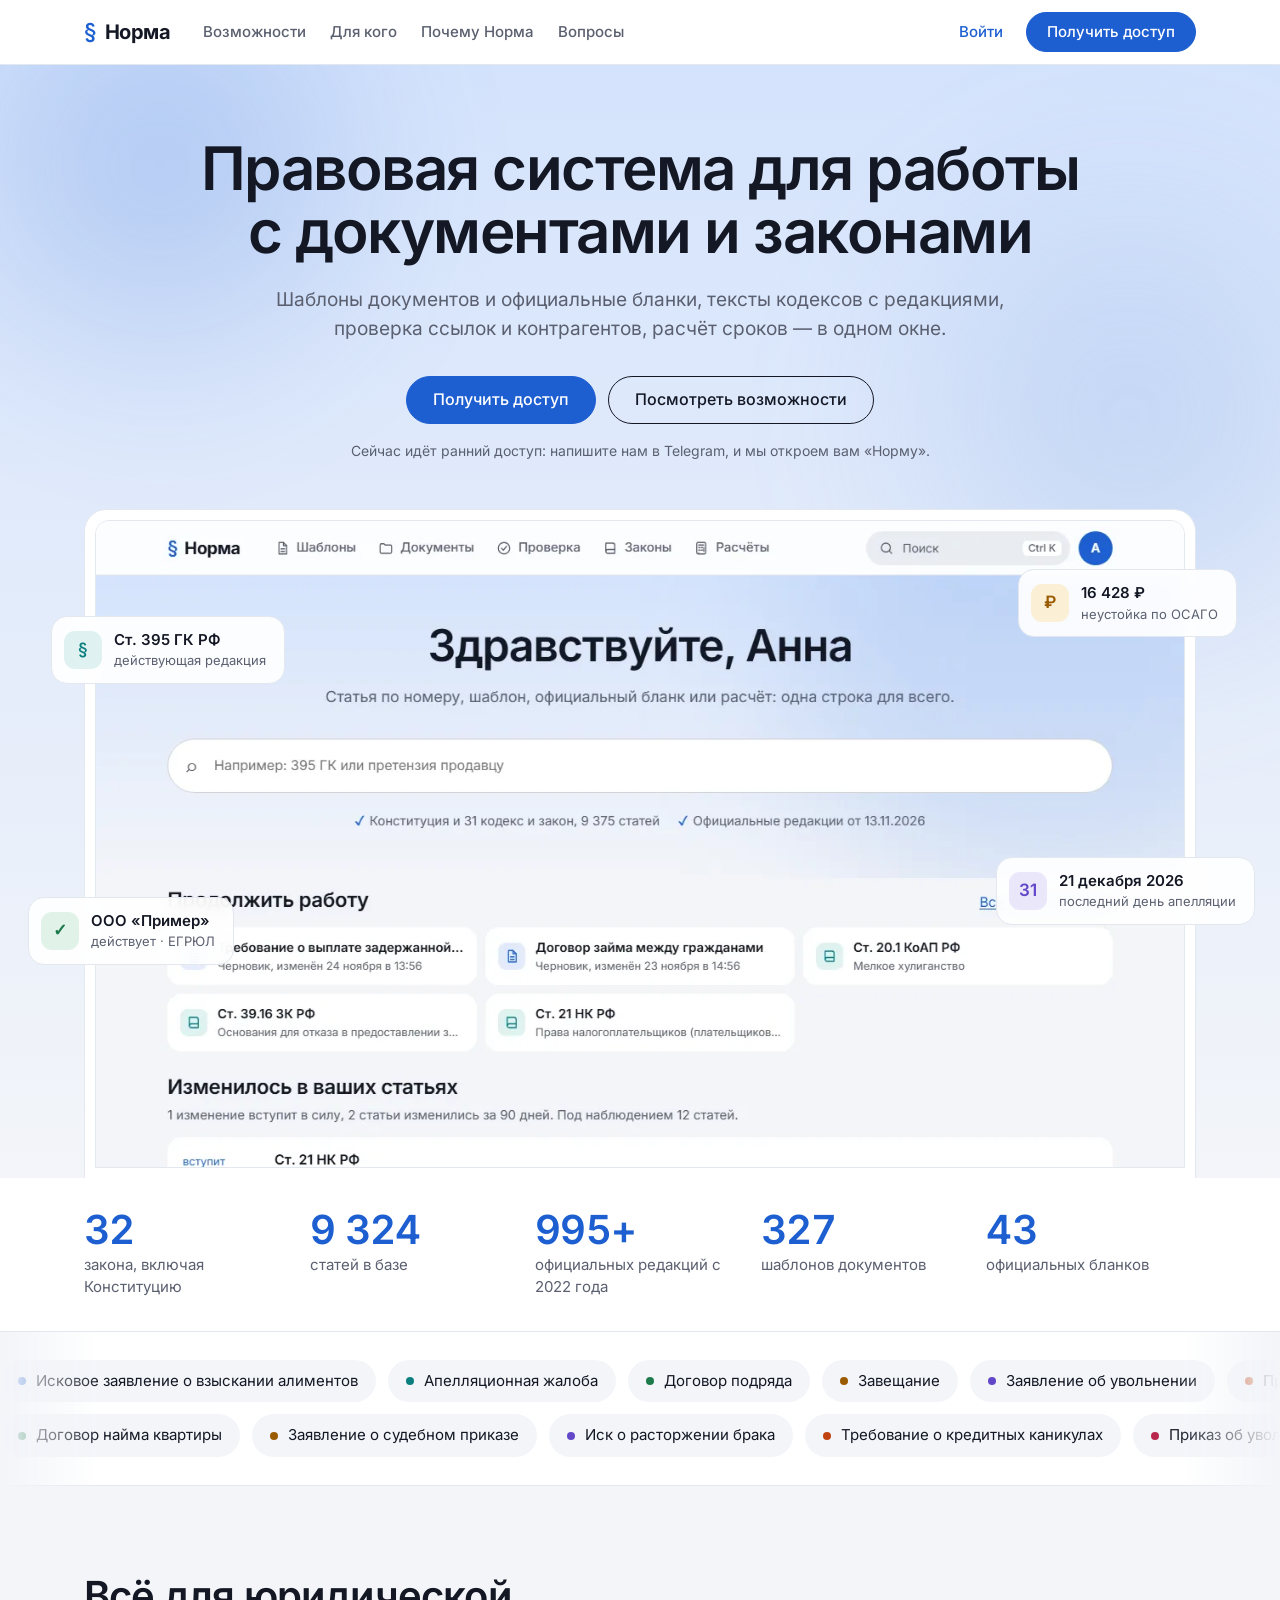
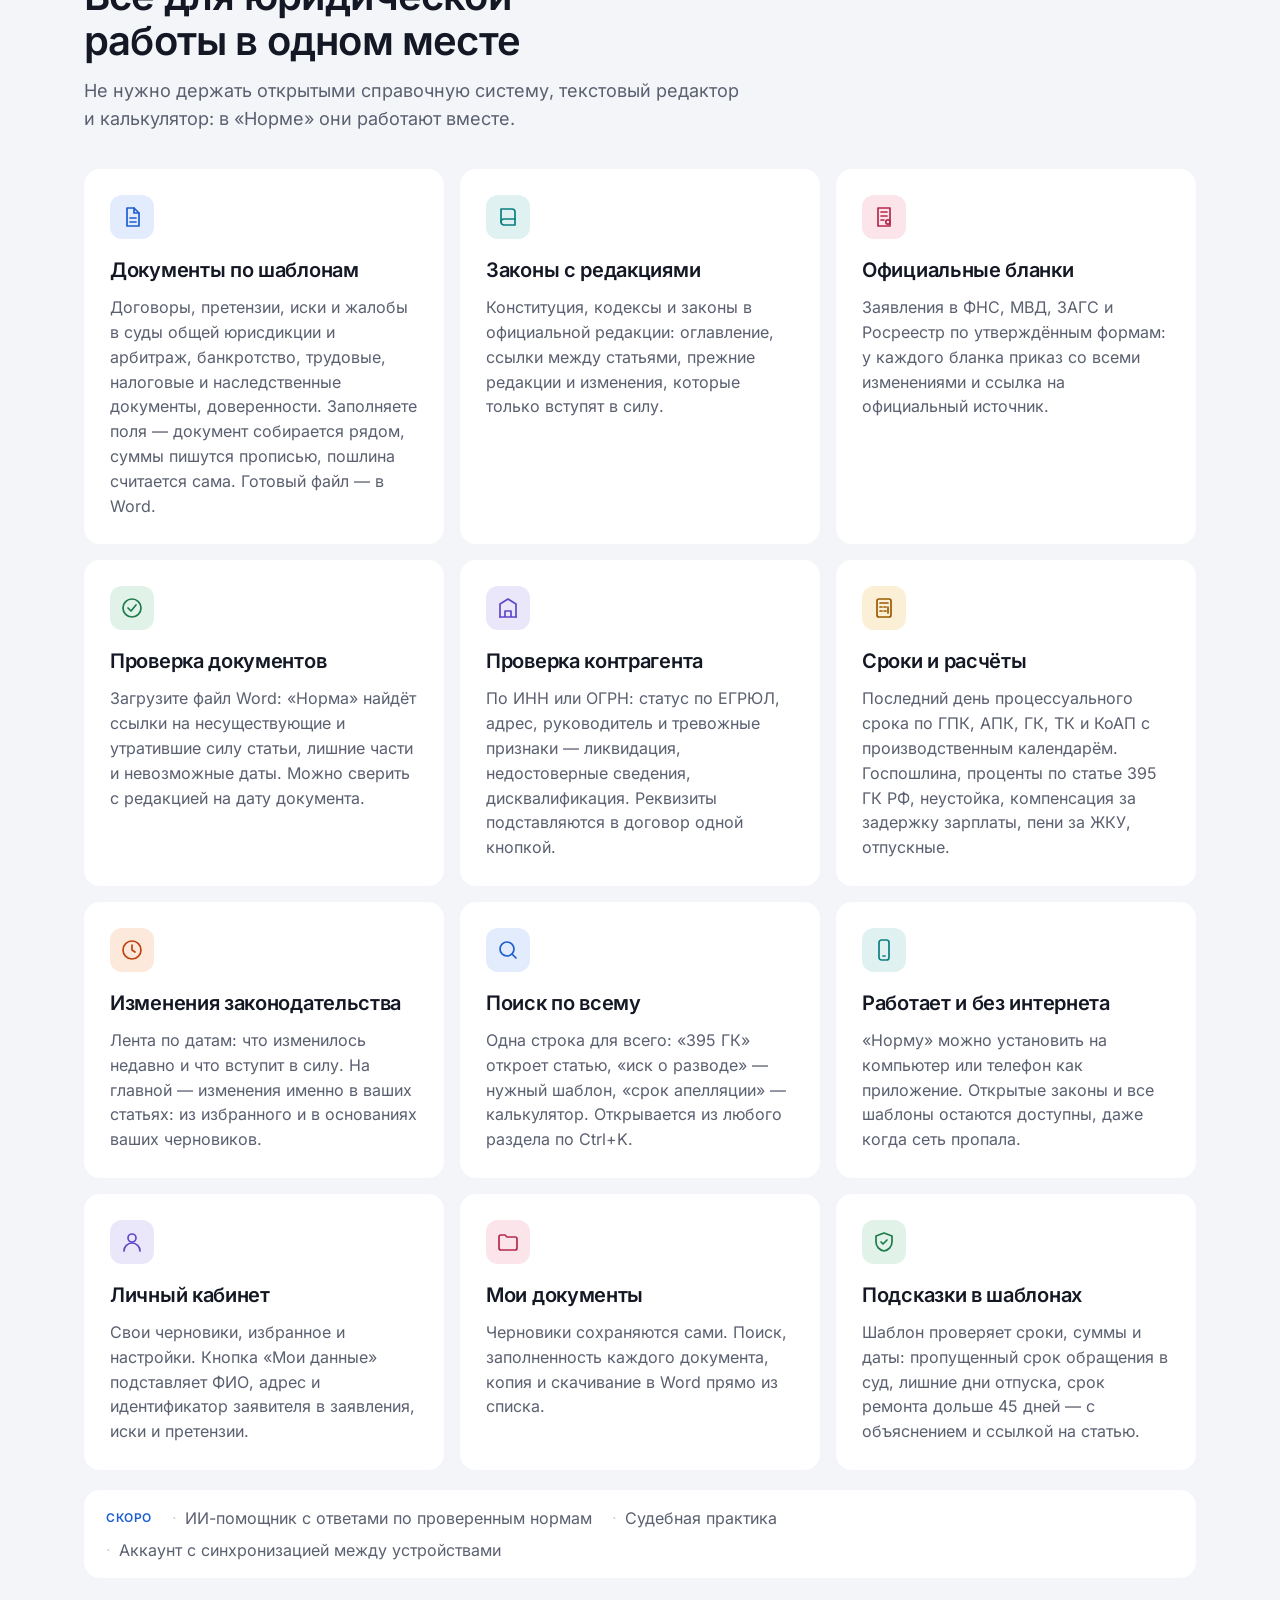
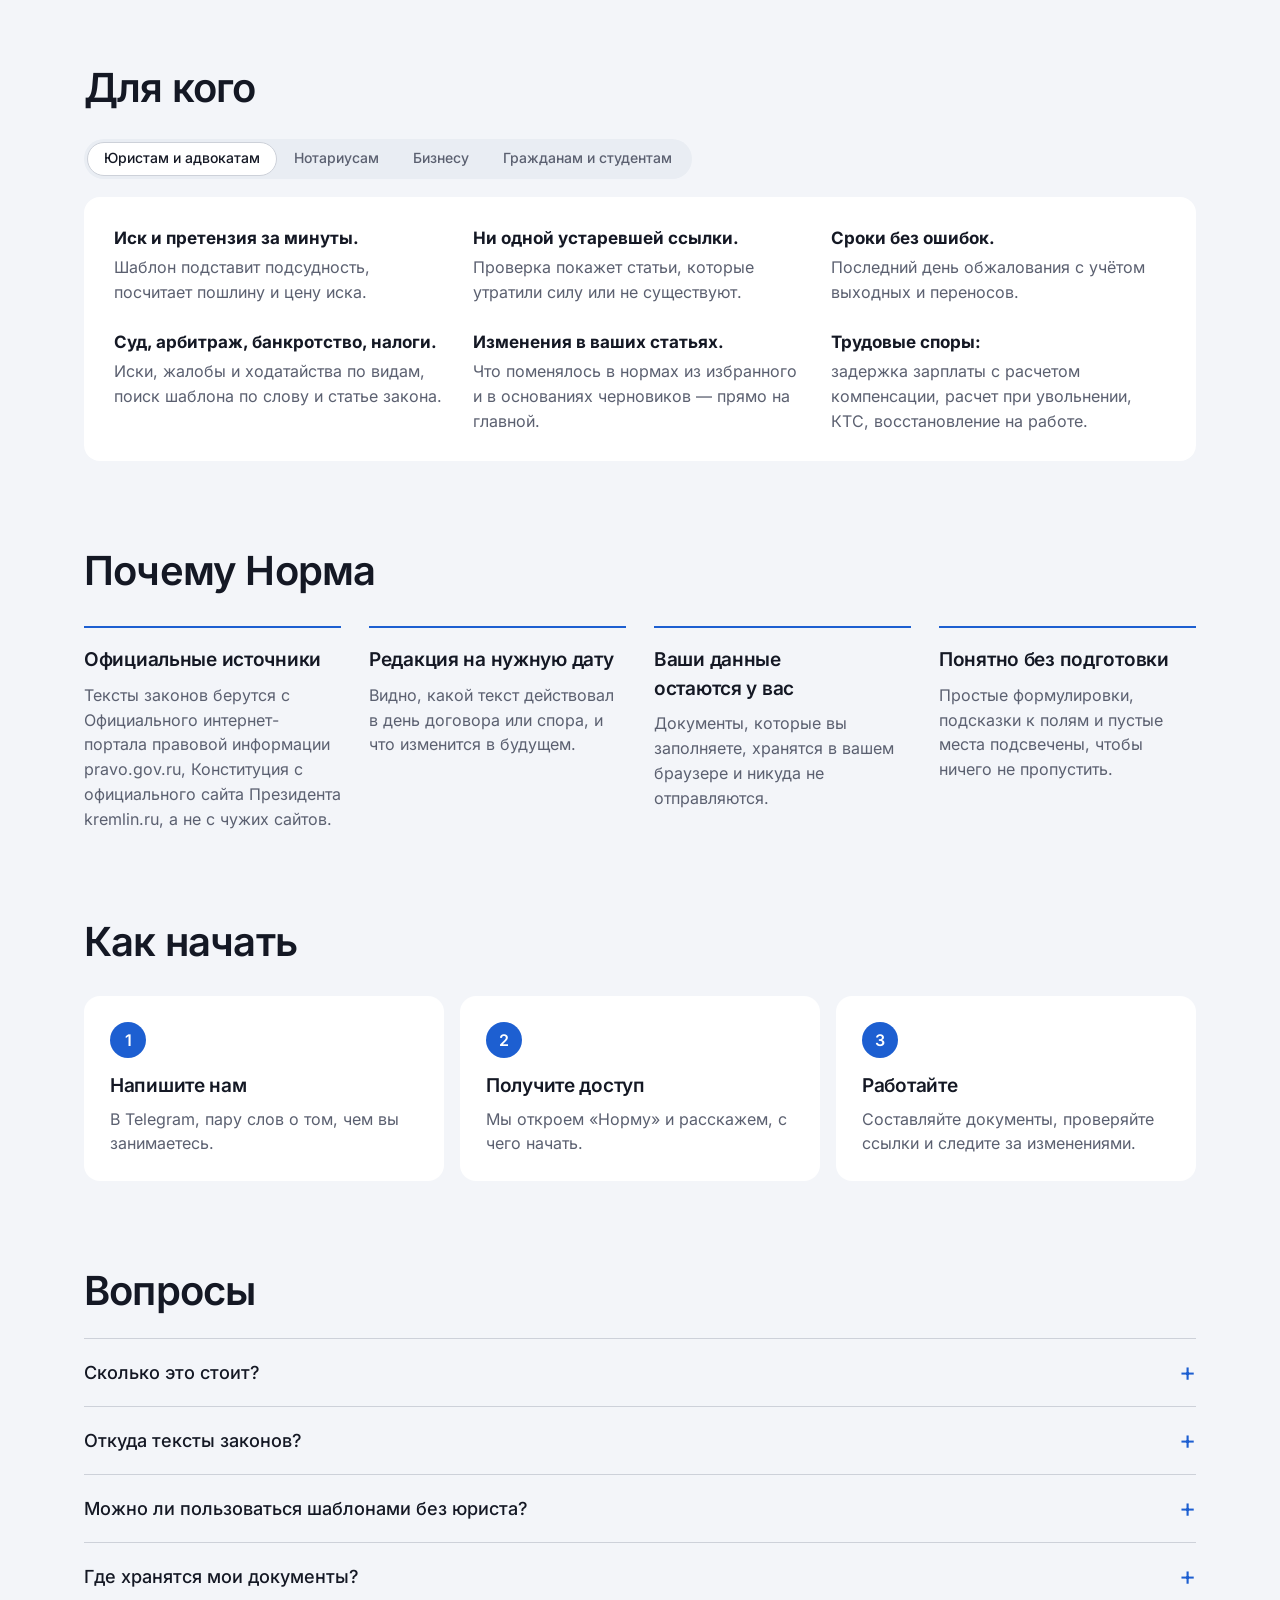
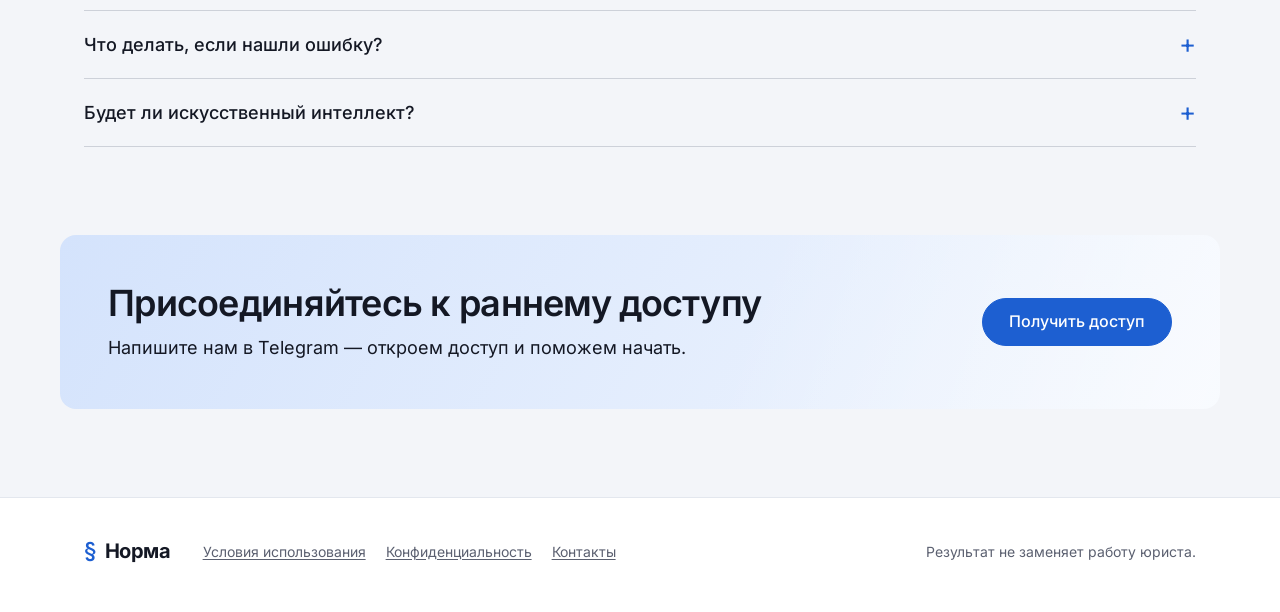
<file: index.html>
<!DOCTYPE html>
<html lang="ru">
<head>
  <meta charset="utf-8">
  <meta name="viewport" content="width=device-width, initial-scale=1, viewport-fit=cover">
  <title>Норма — правовая система для работы с документами и законами</title>
  <meta name="description" content="Шаблоны документов, официальные бланки, Конституция и тексты 31 кодекса и закона с редакциями, проверка ссылок на статьи, проверка контрагента и расчёт процессуальных сроков в одном окне.">
  <meta name="theme-color" content="#ffffff">
  <meta name="color-scheme" content="light">
  <link rel="manifest" href="manifest.webmanifest">
  <link rel="icon" type="image/png" sizes="32x32" href="icons/favicon-32.png">
  <link rel="apple-touch-icon" href="icons/apple-touch-icon.png">
  <link rel="stylesheet" href="fonts/fonts.css">
  <link rel="stylesheet" href="styles.css">
  <link rel="stylesheet" href="landing.css">
</head>
<body class="landing">
  <a class="skip-link" href="#main">Перейти к содержимому</a>

  <header class="land-header">
    <div class="land-inner land-header-row">
      <a class="brand" href="./"><span class="brand-mark" aria-hidden="true">§</span>Норма</a>
      <nav class="land-nav" aria-label="Разделы страницы">
        <a href="#features">Возможности</a>
        <a href="#audience">Для кого</a>
        <a href="#why">Почему Норма</a>
        <a href="#faq">Вопросы</a>
      </nav>
      <div class="land-header-actions">
        <a class="button quiet" href="app.html">Войти</a>
        <a class="button primary" href="https://t.me/pugachevevga" target="_blank" rel="noopener noreferrer" data-cta="header">Получить доступ</a>
      </div>
    </div>
  </header>

  <main id="main">
    <section class="land-hero">
      <div class="land-inner land-hero-copy">
        <h1>Правовая система для работы с документами и законами</h1>
        <p class="land-lead">Шаблоны документов и официальные бланки, тексты кодексов с редакциями, проверка ссылок и контрагентов, расчёт сроков — в одном окне.</p>
        <div class="land-actions">
          <a class="button primary large" href="https://t.me/pugachevevga" target="_blank" rel="noopener noreferrer" data-cta="hero">Получить доступ</a>
          <a class="button large" href="#features">Посмотреть возможности</a>
        </div>
        <p class="land-note">Сейчас идёт ранний доступ: напишите нам в Telegram, и мы откроем вам «Норму».</p>
      </div>
      <div class="land-inner land-stage">
        <figure class="land-shot">
          <img src="img/dashboard.webp" width="1280" height="760" alt="Главный экран «Нормы» после входа: приветствие по имени, строка поиска, «Продолжить работу» с черновиками и избранными статьями, блок «Изменилось в ваших статьях»" loading="eager">
        </figure>
        <div class="land-floats" aria-hidden="true">
          <div class="land-float tone-teal" style="--x:-3%;--y:16%;--d:0s;--depth:0.12"><span class="tone-plate">§</span><div><b>Ст. 395 ГК РФ</b><small>действующая редакция</small></div></div>
          <div class="land-float tone-amber" style="--x:84%;--y:9%;--d:-2.5s;--depth:0.2"><span class="tone-plate">₽</span><div><b>16 428 ₽</b><small>неустойка по ОСАГО</small></div></div>
          <div class="land-float tone-green" style="--x:-5%;--y:58%;--d:-4s;--depth:0.18"><span class="tone-plate">✓</span><div><b>ООО «Пример»</b><small>действует · ЕГРЮЛ</small></div></div>
          <div class="land-float tone-violet" style="--x:82%;--y:52%;--d:-1.2s;--depth:0.1"><span class="tone-plate">31</span><div><b>21 декабря 2026</b><small>последний день апелляции</small></div></div>
        </div>
      </div>
    </section>

    <section class="land-stats" aria-label="Норма в цифрах">
      <div class="land-inner land-stats-row">
        <div><strong>32</strong><span>закона, включая Конституцию</span></div>
        <div><strong>9 375</strong><span>статей в базе</span></div>
        <div><strong>1 000+</strong><span>официальных редакций с 2022 года</span></div>
        <div><strong>329</strong><span>шаблонов документов</span></div>
        <div><strong>43</strong><span>официальных бланков</span></div>
      </div>
    </section>

    <section class="land-marquee" aria-label="Примеры шаблонов">
      <div class="land-marquee-row">
            <ul class="land-marquee-track">
              <li class="tone-blue">Исковое заявление о взыскании алиментов</li>
              <li class="tone-teal">Апелляционная жалоба</li>
              <li class="tone-green">Договор подряда</li>
              <li class="tone-amber">Завещание</li>
              <li class="tone-violet">Заявление об увольнении</li>
              <li class="tone-orange">Претензия страховщику по ОСАГО</li>
              <li class="tone-rose">Доверенность от гражданина</li>
              <li class="tone-blue">Соглашение о расторжении договора</li>
              <li class="tone-teal">Договор поставки</li>
            </ul>
            <ul class="land-marquee-track" aria-hidden="true">
              <li class="tone-blue">Исковое заявление о взыскании алиментов</li>
              <li class="tone-teal">Апелляционная жалоба</li>
              <li class="tone-green">Договор подряда</li>
              <li class="tone-amber">Завещание</li>
              <li class="tone-violet">Заявление об увольнении</li>
              <li class="tone-orange">Претензия страховщику по ОСАГО</li>
              <li class="tone-rose">Доверенность от гражданина</li>
              <li class="tone-blue">Соглашение о расторжении договора</li>
              <li class="tone-teal">Договор поставки</li>
            </ul>
      </div>
      <div class="land-marquee-row is-reverse">
            <ul class="land-marquee-track">
              <li class="tone-green">Договор найма квартиры</li>
              <li class="tone-amber">Заявление о судебном приказе</li>
              <li class="tone-violet">Иск о расторжении брака</li>
              <li class="tone-orange">Требование о кредитных каникулах</li>
              <li class="tone-rose">Приказ об увольнении</li>
              <li class="tone-blue">Претензия застройщику</li>
              <li class="tone-teal">Отказ от туристского продукта</li>
              <li class="tone-green">Протокол общего собрания ООО</li>
              <li class="tone-amber">Обращение к финансовому уполномоченному</li>
            </ul>
            <ul class="land-marquee-track" aria-hidden="true">
              <li class="tone-green">Договор найма квартиры</li>
              <li class="tone-amber">Заявление о судебном приказе</li>
              <li class="tone-violet">Иск о расторжении брака</li>
              <li class="tone-orange">Требование о кредитных каникулах</li>
              <li class="tone-rose">Приказ об увольнении</li>
              <li class="tone-blue">Претензия застройщику</li>
              <li class="tone-teal">Отказ от туристского продукта</li>
              <li class="tone-green">Протокол общего собрания ООО</li>
              <li class="tone-amber">Обращение к финансовому уполномоченному</li>
            </ul>
      </div>
    </section>

    <section class="land-section" id="features">
      <div class="land-inner">
        <h2>Всё для юридической работы в одном месте</h2>
        <p class="land-section-lead">Не нужно держать открытыми справочную систему, текстовый редактор и калькулятор: в «Норме» они работают вместе.</p>
        <ul class="land-features">
          <li class="tone-blue">
            <span class="tone-plate"><svg viewBox="0 0 24 24" fill="none" stroke="currentColor" stroke-width="1.7" stroke-linecap="round" stroke-linejoin="round" aria-hidden="true"><path d="M7 3h7l5 5v13H7z"/><path d="M14 3v5h5M10 13h6M10 17h6"/></svg></span>
            <h3>Документы по шаблонам</h3>
            <p>Договоры, претензии, иски и жалобы в суды общей юрисдикции и арбитраж, банкротство, трудовые, налоговые и наследственные документы, доверенности. Заполняете поля — документ собирается рядом, суммы пишутся прописью, пошлина считается сама. Готовый файл — в Word.</p>
          </li>
          <li class="tone-teal">
            <span class="tone-plate"><svg viewBox="0 0 24 24" fill="none" stroke="currentColor" stroke-width="1.7" stroke-linecap="round" stroke-linejoin="round" aria-hidden="true"><path d="M5 4h11a3 3 0 0 1 3 3v13H8a3 3 0 0 1-3-3z"/><path d="M5 17a3 3 0 0 1 3-3h11"/></svg></span>
            <h3>Законы с редакциями</h3>
            <p>Конституция, кодексы и законы в официальной редакции: оглавление, ссылки между статьями, прежние редакции и изменения, которые только вступят в силу.</p>
          </li>
          <li class="tone-rose">
            <span class="tone-plate"><svg viewBox="0 0 24 24" fill="none" stroke="currentColor" stroke-width="1.7" stroke-linecap="round" stroke-linejoin="round" aria-hidden="true"><path d="M6 3h12v18H6z"/><path d="M9 7h6M9 11h6M9 15h3"/><circle cx="16" cy="17" r="2.2"/></svg></span>
            <h3>Официальные бланки</h3>
            <p>Заявления в ФНС, МВД, ЗАГС и Росреестр по утверждённым формам: у каждого бланка приказ со всеми изменениями и ссылка на официальный источник.</p>
          </li>
          <li class="tone-green">
            <span class="tone-plate"><svg viewBox="0 0 24 24" fill="none" stroke="currentColor" stroke-width="1.7" stroke-linecap="round" stroke-linejoin="round" aria-hidden="true"><circle cx="12" cy="12" r="9"/><path d="m8 12 3 3 5-6"/></svg></span>
            <h3>Проверка документов</h3>
            <p>Загрузите файл Word: «Норма» найдёт ссылки на несуществующие и утратившие силу статьи, лишние части и невозможные даты. Можно сверить с редакцией на дату документа.</p>
          </li>
          <li class="tone-violet">
            <span class="tone-plate"><svg viewBox="0 0 24 24" fill="none" stroke="currentColor" stroke-width="1.7" stroke-linecap="round" stroke-linejoin="round" aria-hidden="true"><path d="M4 21V8l8-5 8 5v13"/><path d="M9 21v-6h6v6M4 21h16"/></svg></span>
            <h3>Проверка контрагента</h3>
            <p>По ИНН или ОГРН: статус по ЕГРЮЛ, адрес, руководитель и тревожные признаки — ликвидация, недостоверные сведения, дисквалификация. Реквизиты подставляются в договор одной кнопкой.</p>
          </li>
          <li class="tone-amber">
            <span class="tone-plate"><svg viewBox="0 0 24 24" fill="none" stroke="currentColor" stroke-width="1.7" stroke-linecap="round" stroke-linejoin="round" aria-hidden="true"><rect x="5" y="3" width="14" height="18" rx="2"/><path d="M8 7h8M8 11h2M12 11h2M16 11v6M8 15h2M12 15h2"/></svg></span>
            <h3>Сроки и расчёты</h3>
            <p>Последний день процессуального срока по ГПК, АПК, ГК, ТК и КоАП с производственным календарём. Госпошлина, проценты по статье 395 ГК РФ, неустойка, компенсация за задержку зарплаты, пени за ЖКУ, отпускные.</p>
          </li>
          <li class="tone-orange">
            <span class="tone-plate"><svg viewBox="0 0 24 24" fill="none" stroke="currentColor" stroke-width="1.7" stroke-linecap="round" stroke-linejoin="round" aria-hidden="true"><path d="M12 7v5l3 2"/><circle cx="12" cy="12" r="9"/></svg></span>
            <h3>Изменения законодательства</h3>
            <p>Лента по датам: что изменилось недавно и что вступит в силу. На главной — изменения именно в ваших статьях: из избранного и в основаниях ваших черновиков.</p>
          </li>
          <li class="tone-blue">
            <span class="tone-plate"><svg viewBox="0 0 24 24" fill="none" stroke="currentColor" stroke-width="1.7" stroke-linecap="round" stroke-linejoin="round" aria-hidden="true"><circle cx="11" cy="11" r="7"/><path d="m20 20-3.5-3.5"/></svg></span>
            <h3>Поиск по всему</h3>
            <p>Одна строка для всего: «395 ГК» откроет статью, «иск о разводе» — нужный шаблон, «срок апелляции» — калькулятор. Открывается из любого раздела по Ctrl+K.</p>
          </li>
          <li class="tone-teal">
            <span class="tone-plate"><svg viewBox="0 0 24 24" fill="none" stroke="currentColor" stroke-width="1.7" stroke-linecap="round" stroke-linejoin="round" aria-hidden="true"><rect x="7" y="2" width="10" height="20" rx="2.5"/><path d="M11 18h2"/></svg></span>
            <h3>Работает и без интернета</h3>
            <p>«Норму» можно установить на компьютер или телефон как приложение. Открытые законы и все шаблоны остаются доступны, даже когда сеть пропала.</p>
          </li>
          <li class="tone-violet">
            <span class="tone-plate"><svg viewBox="0 0 24 24" fill="none" stroke="currentColor" stroke-width="1.7" stroke-linecap="round" stroke-linejoin="round" aria-hidden="true"><circle cx="12" cy="8" r="4"/><path d="M4 21a8 8 0 0 1 16 0"/></svg></span>
            <h3>Личный кабинет</h3>
            <p>Свои черновики, избранное и настройки. Кнопка «Мои данные» подставляет ФИО, адрес и идентификатор заявителя в заявления, иски и претензии.</p>
          </li>
          <li class="tone-rose">
            <span class="tone-plate"><svg viewBox="0 0 24 24" fill="none" stroke="currentColor" stroke-width="1.7" stroke-linecap="round" stroke-linejoin="round" aria-hidden="true"><path d="M3 7a2 2 0 0 1 2-2h4l2 2h8a2 2 0 0 1 2 2v9a2 2 0 0 1-2 2H5a2 2 0 0 1-2-2z"/></svg></span>
            <h3>Мои документы</h3>
            <p>Черновики сохраняются сами. Поиск, заполненность каждого документа, копия и скачивание в Word прямо из списка.</p>
          </li>
          <li class="tone-green">
            <span class="tone-plate"><svg viewBox="0 0 24 24" fill="none" stroke="currentColor" stroke-width="1.7" stroke-linecap="round" stroke-linejoin="round" aria-hidden="true"><path d="M12 3 4 6v6c0 4.5 3.4 8.3 8 9 4.6-.7 8-4.5 8-9V6z"/><path d="m9 12 2 2 4-4"/></svg></span>
            <h3>Подсказки в шаблонах</h3>
            <p>Шаблон проверяет сроки, суммы и даты: пропущенный срок обращения в суд, лишние дни отпуска, срок ремонта дольше 45 дней — с объяснением и ссылкой на статью.</p>
          </li>
        </ul>
        <div class="land-soon">
          <span class="badge plain">Скоро</span>
          <span>ИИ-помощник с ответами по проверенным нормам</span>
          <span>Судебная практика</span>
          <span>Аккаунт с синхронизацией между устройствами</span>
        </div>
      </div>
    </section>

    <section class="land-section land-audience" id="audience">
      <div class="land-inner">
        <h2>Для кого</h2>
        <div class="segmented land-tabs" role="tablist" aria-label="Для кого">
          <button type="button" role="tab" aria-selected="true" aria-pressed="true" aria-controls="tab-lawyers" id="tab-lawyers-button">Юристам и адвокатам</button>
          <button type="button" role="tab" aria-selected="false" aria-pressed="false" aria-controls="tab-notaries" id="tab-notaries-button">Нотариусам</button>
          <button type="button" role="tab" aria-selected="false" aria-pressed="false" aria-controls="tab-business" id="tab-business-button">Бизнесу</button>
          <button type="button" role="tab" aria-selected="false" aria-pressed="false" aria-controls="tab-people" id="tab-people-button">Гражданам и студентам</button>
        </div>
        <div class="land-tab" role="tabpanel" id="tab-lawyers" aria-labelledby="tab-lawyers-button">
          <ul>
            <li><strong>Иск и претензия за минуты.</strong> Шаблон подставит подсудность, посчитает пошлину и цену иска.</li>
            <li><strong>Ни одной устаревшей ссылки.</strong> Проверка покажет статьи, которые утратили силу или не существуют.</li>
            <li><strong>Сроки без ошибок.</strong> Последний день обжалования с учётом выходных и переносов.</li>
            <li><strong>Суд, арбитраж, банкротство, налоги.</strong> Иски, жалобы и ходатайства по видам, поиск шаблона по слову и статье закона.</li>
            <li><strong>Изменения в ваших статьях.</strong> Что поменялось в нормах из избранного и в основаниях черновиков — прямо на главной.</li>
            <li><strong>Трудовые споры:</strong> задержка зарплаты с расчетом компенсации, расчет при увольнении, КТС, восстановление на работе.</li>
          </ul>
        </div>
        <div class="land-tab" role="tabpanel" id="tab-notaries" aria-labelledby="tab-notaries-button" hidden>
          <ul>
            <li><strong>Основы законодательства о нотариате</strong> и связанные кодексы в действующей редакции.</li>
            <li><strong>Доверенности и соглашения</strong> по шаблонам с понятными полями.</li>
            <li><strong>Наследственные документы:</strong> завещание, наследственный договор, отказ от наследства, раздел наследства — проекты для нотариуса.</li>
            <li><strong>Изменения заранее.</strong> Видно, какие нормы поменяются и с какой даты.</li>
          </ul>
        </div>
        <div class="land-tab" role="tabpanel" id="tab-business" aria-labelledby="tab-business-button" hidden>
          <ul>
            <li><strong>Договоры поставки, услуг, аренды</strong> с условиями, которые меняются под ваш случай.</li>
            <li><strong>Документы по ООО:</strong> учреждение, выход участника, продажа доли, протокол собрания, крупная сделка.</li>
            <li><strong>Претензия должнику и проценты</strong> по ключевой ставке Банка России с разбивкой по периодам.</li>
            <li><strong>Проверка контрагента перед сделкой:</strong> статус, адрес и руководитель по ЕГРЮЛ, реквизиты сразу в договор.</li>
            <li><strong>Бланки для ФНС:</strong> регистрация ООО и ИП, изменения в устав, переход на упрощёнку — по действующим приказам.</li>
            <li><strong>Законы об ООО и АО, Налоговый кодекс</strong> под рукой, с поиском по словам.</li>
          </ul>
        </div>
        <div class="land-tab" role="tabpanel" id="tab-people" aria-labelledby="tab-people-button" hidden>
          <ul>
            <li><strong>Понятные шаблоны</strong>: претензия в магазин, заявление об увольнении, договор займа.</li>
            <li><strong>Споры с банками и страховыми:</strong> ОСАГО, кредитные каникулы, отказ от навязанной страховки, жалоба на коллекторов, обращение к финансовому уполномоченному.</li>
            <li><strong>Обращения в госорганы:</strong> жалоба в прокуратуру, Роспотребнадзор, отзыв согласия на обработку персональных данных.</li>
            <li><strong>Поиск простыми словами</strong>: «вернуть деньги за товар» найдёт нужную претензию.</li>
            <li><strong>Кодексы для учёбы</strong> с оглавлением, ссылками между статьями и историей редакций.</li>
            <li><strong>Бланки для госуслуг:</strong> 3-НДФЛ, регистрация по месту жительства, заявления в ЗАГС, выписка из ЕГРН.</li>
            <li><strong>Сроки, пошлины и выплаты</strong> без формул: последний день срока, госпошлина, компенсация за задержку зарплаты, пени за ЖКУ и отпускные считаются сами.</li>
            <li><strong>Права работника:</strong> задержали зарплату, не дают отпуск, не рассчитались при увольнении — шаблоны с проверкой сроков.</li>
          </ul>
        </div>
      </div>
    </section>

    <section class="land-section" id="why">
      <div class="land-inner">
        <h2>Почему Норма</h2>
        <ul class="land-why">
          <li><h3>Официальные источники</h3><p>Тексты законов берутся с Официального интернет-портала правовой информации pravo.gov.ru, Конституция с официального сайта Президента kremlin.ru, а не с чужих сайтов.</p></li>
          <li><h3>Редакция на нужную дату</h3><p>Видно, какой текст действовал в день договора или спора, и что изменится в будущем.</p></li>
          <li><h3>Ваши данные остаются у вас</h3><p>Документы, которые вы заполняете, хранятся в вашем браузере и никуда не отправляются.</p></li>
          <li><h3>Понятно без подготовки</h3><p>Простые формулировки, подсказки к полям и пустые места подсвечены, чтобы ничего не пропустить.</p></li>
        </ul>
      </div>
    </section>

    <section class="land-section land-steps" aria-labelledby="steps-title">
      <div class="land-inner">
        <h2 id="steps-title">Как начать</h2>
        <ol class="land-steps-list">
          <li><h3>Напишите нам</h3><p>В Telegram, пару слов о том, чем вы занимаетесь.</p></li>
          <li><h3>Получите доступ</h3><p>Мы откроем «Норму» и расскажем, с чего начать.</p></li>
          <li><h3>Работайте</h3><p>Составляйте документы, проверяйте ссылки и следите за изменениями.</p></li>
        </ol>
      </div>
    </section>

    <section class="land-section" id="faq">
      <div class="land-inner land-faq">
        <h2>Вопросы</h2>
        <details>
          <summary>Сколько это стоит?</summary>
          <p>Сейчас идёт ранний доступ, и для участников он бесплатный. О тарифах мы расскажем заранее, до того как они начнут действовать.</p>
        </details>
        <details>
          <summary>Откуда тексты законов?</summary>
          <p>С портала «Тексты правовых актов с внесенными изменениями» Официального интернет-портала правовой информации (pravo.gov.ru). Там есть все редакции с июля 2022 года. Конституции на этом портале нет с текстом, её берём с официального сайта Президента России kremlin.ru.</p>
        </details>
        <details>
          <summary>Можно ли пользоваться шаблонами без юриста?</summary>
          <p>Шаблоны составлены по текстам законов, но практикующий юрист их ещё не проверял. Перед тем как подписать или подать документ, прочитайте его внимательно, а в сложной ситуации покажите юристу.</p>
        </details>
        <details>
          <summary>Где хранятся мои документы?</summary>
          <p>Только в вашем браузере. Мы их не получаем и не видим. Важные документы сохраняйте в Word.</p>
        </details>
        <details>
          <summary>Что делать, если нашли ошибку?</summary>
          <p>В каждом шаблоне и в окне каждой статьи есть кнопка «Сообщить об ошибке». Она откроет переписку с нами в Telegram, где уже указано, о каком документе речь. Данные, которые вы ввели в поля, в сообщение не попадают.</p>
        </details>
        <details>
          <summary>Будет ли искусственный интеллект?</summary>
          <p>Да. Помощник будет отвечать со ссылками на нормы из той же официальной базы, а не на догадки модели.</p>
        </details>
      </div>
    </section>

    <section class="land-final">
      <div class="land-inner land-final-box">
        <div>
          <h2>Присоединяйтесь к раннему доступу</h2>
          <p>Напишите нам в Telegram — откроем доступ и поможем начать.</p>
        </div>
        <a class="button primary large" href="https://t.me/pugachevevga" target="_blank" rel="noopener noreferrer" data-cta="final">Получить доступ</a>
      </div>
    </section>
  </main>

  <footer class="land-footer">
    <div class="land-inner land-footer-row">
      <a class="brand" href="./"><span class="brand-mark" aria-hidden="true">§</span>Норма</a>
      <nav aria-label="Служебные страницы">
        <a href="app.html#terms">Условия использования</a>
        <a href="app.html#privacy">Конфиденциальность</a>
        <a href="app.html#contacts">Контакты</a>
      </nav>
      <p>Результат не заменяет работу юриста.</p>
    </div>
  </footer>

  <script src="landing.js"></script>
</body>
</html>
</file>
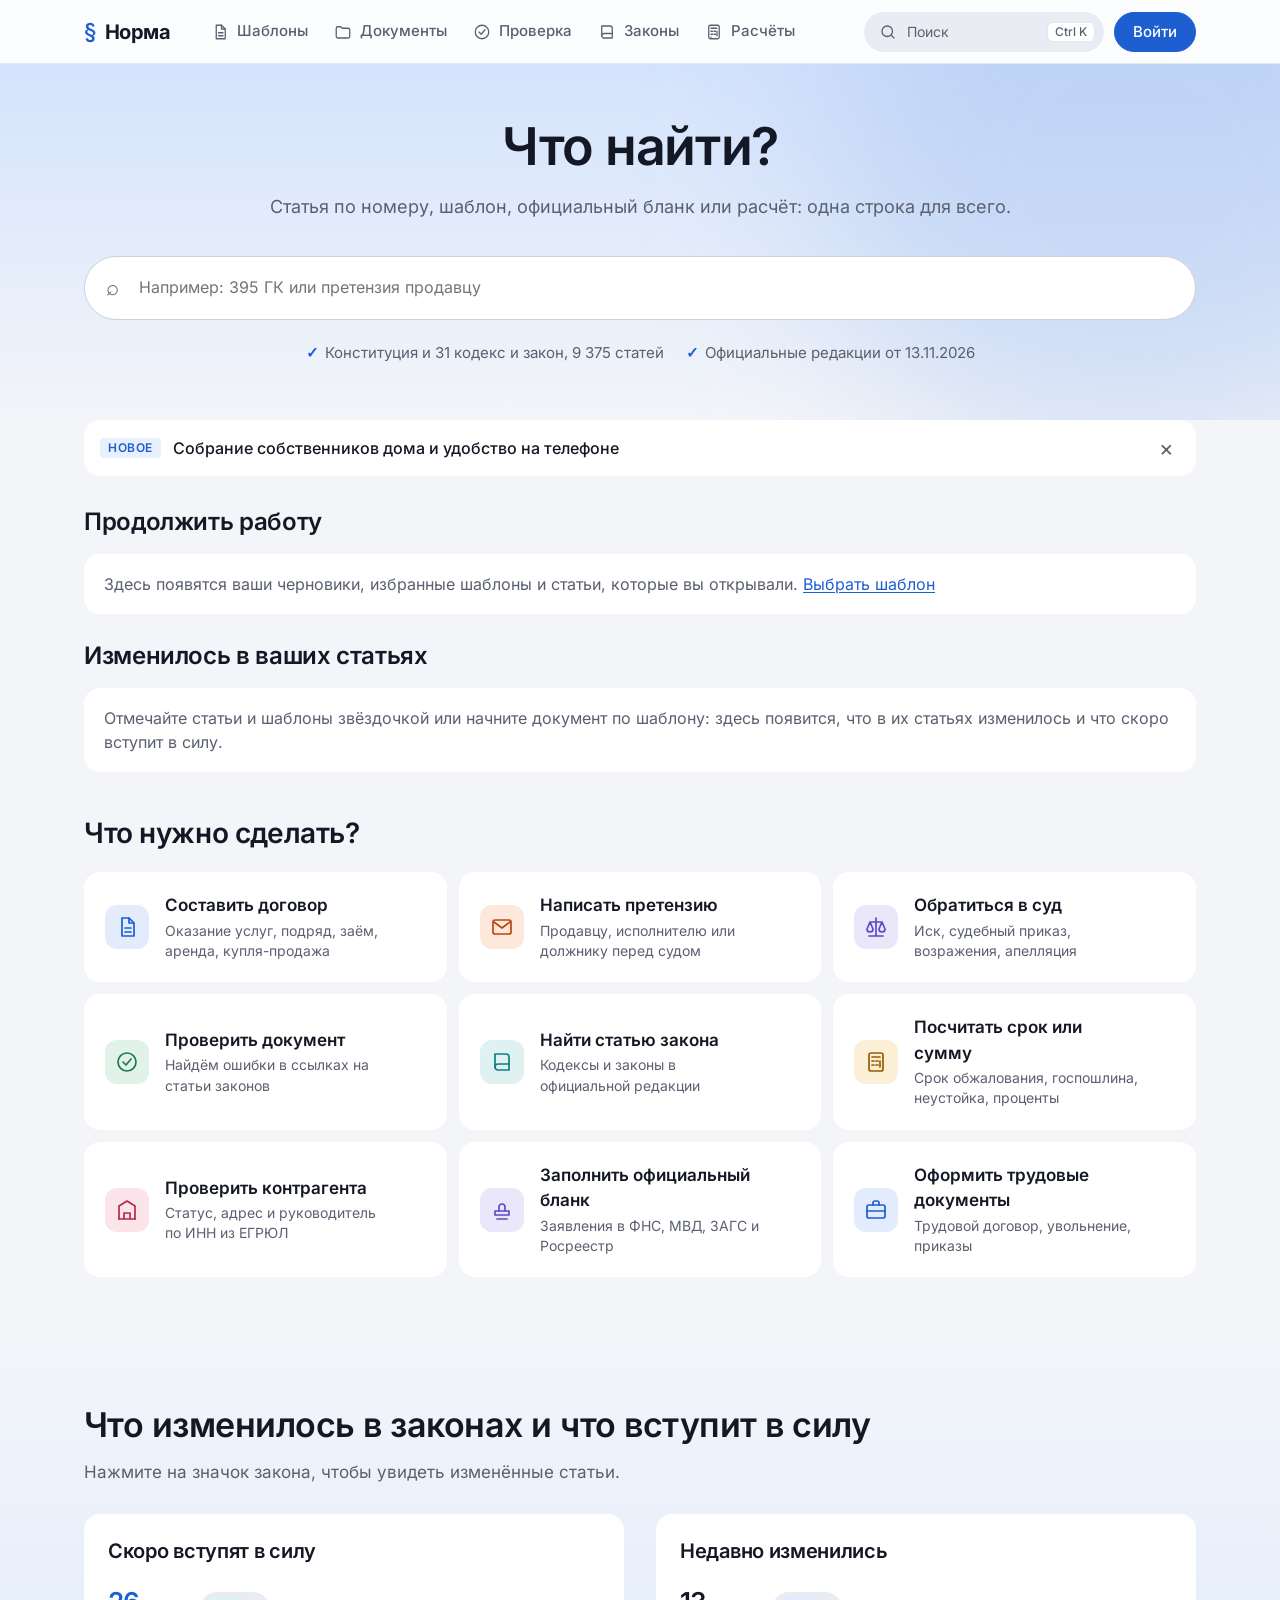
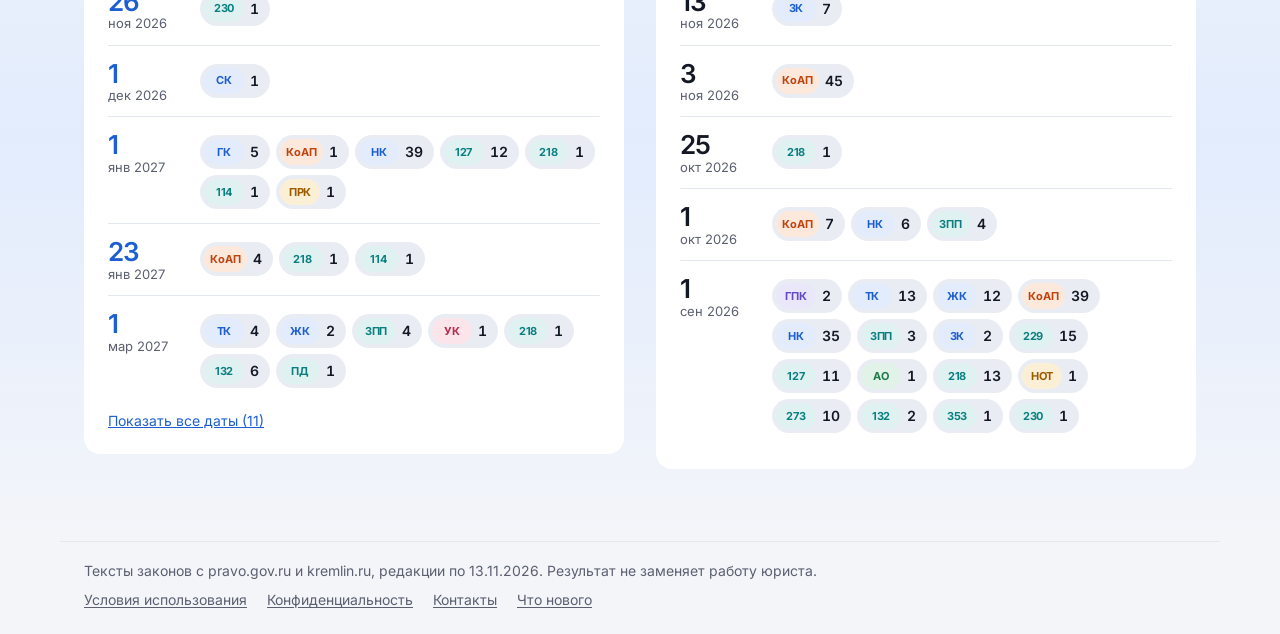
<file: app.html>
<!DOCTYPE html>
<html lang="ru">
<head>
  <meta charset="utf-8">
  <meta name="viewport" content="width=device-width, initial-scale=1, viewport-fit=cover">
  <title>Норма</title>
  <meta name="description" content="Шаблоны документов, проверка ссылок на законы, база статей и расчёты для юристов.">
  <meta name="theme-color" content="#ffffff">
  <meta name="color-scheme" content="light">
  <meta name="apple-mobile-web-app-title" content="Норма">
  <meta name="apple-mobile-web-app-capable" content="yes">
  <meta name="mobile-web-app-capable" content="yes">
  <link rel="manifest" href="manifest.webmanifest">
  <link rel="icon" type="image/png" sizes="32x32" href="icons/favicon-32.png">
  <link rel="apple-touch-icon" href="icons/apple-touch-icon.png">
  <link rel="stylesheet" href="fonts/fonts.css">
  <link rel="stylesheet" href="styles.css">
</head>
<body>
  <a class="skip-link" href="#view">Перейти к содержимому</a>
  <header class="topbar">
    <a class="brand" href="#home"><span class="brand-mark" aria-hidden="true">§</span>Норма</a>
    <nav class="nav" aria-label="Разделы">
      <a href="#templates" data-section="templates"><svg class="nav-icon" viewBox="0 0 24 24" fill="none" stroke="currentColor" stroke-width="1.7" stroke-linecap="round" stroke-linejoin="round" aria-hidden="true"><path d="M7 3h7l5 5v13H7z"/><path d="M14 3v5h5M10 13h6M10 17h6"/></svg><span>Шаблоны</span></a>
      <a href="#documents" data-section="documents"><svg class="nav-icon" viewBox="0 0 24 24" fill="none" stroke="currentColor" stroke-width="1.7" stroke-linecap="round" stroke-linejoin="round" aria-hidden="true"><path d="M3 7a2 2 0 0 1 2-2h4l2 2h8a2 2 0 0 1 2 2v9a2 2 0 0 1-2 2H5a2 2 0 0 1-2-2z"/></svg><span>Документы</span></a>
      <a href="#check" data-section="check"><svg class="nav-icon" viewBox="0 0 24 24" fill="none" stroke="currentColor" stroke-width="1.7" stroke-linecap="round" stroke-linejoin="round" aria-hidden="true"><circle cx="12" cy="12" r="9"/><path d="m8 12 3 3 5-6"/></svg><span>Проверка</span></a>
      <a href="#laws" data-section="laws"><svg class="nav-icon" viewBox="0 0 24 24" fill="none" stroke="currentColor" stroke-width="1.7" stroke-linecap="round" stroke-linejoin="round" aria-hidden="true"><path d="M5 4h11a3 3 0 0 1 3 3v13H8a3 3 0 0 1-3-3z"/><path d="M5 17a3 3 0 0 1 3-3h11"/></svg><span>Законы</span></a>
      <a href="#calc" data-section="calc"><svg class="nav-icon" viewBox="0 0 24 24" fill="none" stroke="currentColor" stroke-width="1.7" stroke-linecap="round" stroke-linejoin="round" aria-hidden="true"><rect x="5" y="3" width="14" height="18" rx="2"/><path d="M8 7h8M8 11h2M12 11h2M16 11v6M8 15h2M12 15h2M8 19h0"/></svg><span>Расчёты</span></a>
    </nav>
    <div class="topbar-tools">
      <button class="topbar-search" id="search-open" type="button" aria-haspopup="dialog" aria-keyshortcuts="Control+K" title="Поиск (Ctrl+K)"><svg viewBox="0 0 24 24" fill="none" stroke="currentColor" stroke-width="1.7" stroke-linecap="round" stroke-linejoin="round" aria-hidden="true"><circle cx="11" cy="11" r="7"/><path d="m20 20-3.5-3.5"/></svg><span class="topbar-search-text">Поиск</span><kbd>Ctrl K</kbd></button>
      <div class="account-slot" id="account-slot"></div>
    </div>
  </header>

  <main id="view" class="view" tabindex="-1"></main>

  <footer class="footnote">
    <p id="offline-note" class="offline-note" hidden>Нет подключения к интернету. Работаем с сохранённой копией приложения.</p>
    <p id="install-line" hidden></p>
    <div class="footnote-row">
      <p><span id="base-note"></span> Результат не заменяет работу юриста.</p>
      <nav class="footer-links" aria-label="Служебные страницы">
        <a href="#terms" data-section="terms">Условия использования</a>
        <a href="#privacy" data-section="privacy">Конфиденциальность</a>
        <a href="#contacts" data-section="contacts">Контакты</a>
        <a href="#news" data-section="news">Что нового</a>
      </nav>
    </div>
  </footer>

  <dialog id="search-dialog" class="search-dialog" aria-label="Поиск">
    <div id="search-dialog-body"></div>
    <p class="search-dialog-hint">Enter — открыть первый результат, Esc — закрыть</p>
  </dialog>

  <dialog id="article-dialog" class="article-dialog" aria-labelledby="article-title">
    <div class="dialog-head">
      <div>
        <button id="article-back" class="link-button article-back" type="button" hidden></button>
        <p id="article-law" class="dialog-law"></p>
        <h2 id="article-title"></h2>
      </div>
      <div class="dialog-actions">
        <button id="article-star" class="button quiet star-button" type="button" aria-pressed="false"></button>
        <button id="article-close" class="button quiet" type="button">Закрыть</button>
      </div>
    </div>
    <div id="article-editions" class="article-editions" hidden></div>
    <div id="article-body" class="norm-text" tabindex="0"></div>
    <div class="article-links">
      <a id="article-source" class="source-link" target="_blank" rel="noopener noreferrer"></a>
      <a id="article-report" class="source-link report-link" target="_blank" rel="noopener noreferrer" hidden>Сообщить об ошибке</a>
    </div>
  </dialog>

  <script src="data/site.js"></script>
  <script src="data/laws.js"></script>
  <script src="data/samples.js"></script>
  <script src="data/key-rates.js"></script>
  <script src="data/work-calendar.js"></script>
  <script src="data/changes.js"></script>
  <script src="data/forms.js"></script>
  <script src="lib/law-texts.js"></script>
  <script src="lib/editions.js"></script>
  <script src="lib/text-diff.js"></script>
  <script src="lib/text-search.js"></script>
  <script src="lib/russian.js"></script>
  <script src="lib/checker.js"></script>
  <script src="lib/court-fees.js"></script>
  <script src="lib/calculators.js"></script>
  <script src="lib/deadlines.js"></script>
  <script src="lib/template-engine.js"></script>
  <script src="lib/docx.js"></script>
  <script src="lib/docx-reader.js"></script>
  <script src="lib/storage.js"></script>
  <script src="lib/bookmarks.js"></script>
  <script src="lib/settings.js"></script>
  <script src="lib/auth.js"></script>
  <script src="lib/watch.js"></script>
  <script src="lib/site-search.js"></script>
  <script src="lib/template-search.js"></script>
  <script src="lib/counterparty.js"></script>
  <script src="lib/template-loader.js"></script>
  <!-- templates:start -->
  <script src="data/templates-index.js"></script>
  <!-- templates:end -->
  <script src="app/ui.js"></script>
  <script src="app/pwa.js"></script>
  <script src="app/search.js"></script>
  <script src="app/home.js"></script>
  <script src="app/auth-pages.js"></script>
  <script src="app/account.js"></script>
  <script src="data/changelog.js"></script>
  <script src="app/news.js"></script>
  <script src="app/forms.js"></script>
  <script src="app/catalog.js"></script>
  <script src="app/editor.js"></script>
  <script src="app/documents.js"></script>
  <script src="app/company.js"></script>
  <script src="app/check.js"></script>
  <script src="app/laws.js"></script>
  <script src="app/calc.js"></script>
  <script src="app/pages.js"></script>
  <script src="app/main.js"></script>
</body>
</html>
</file>
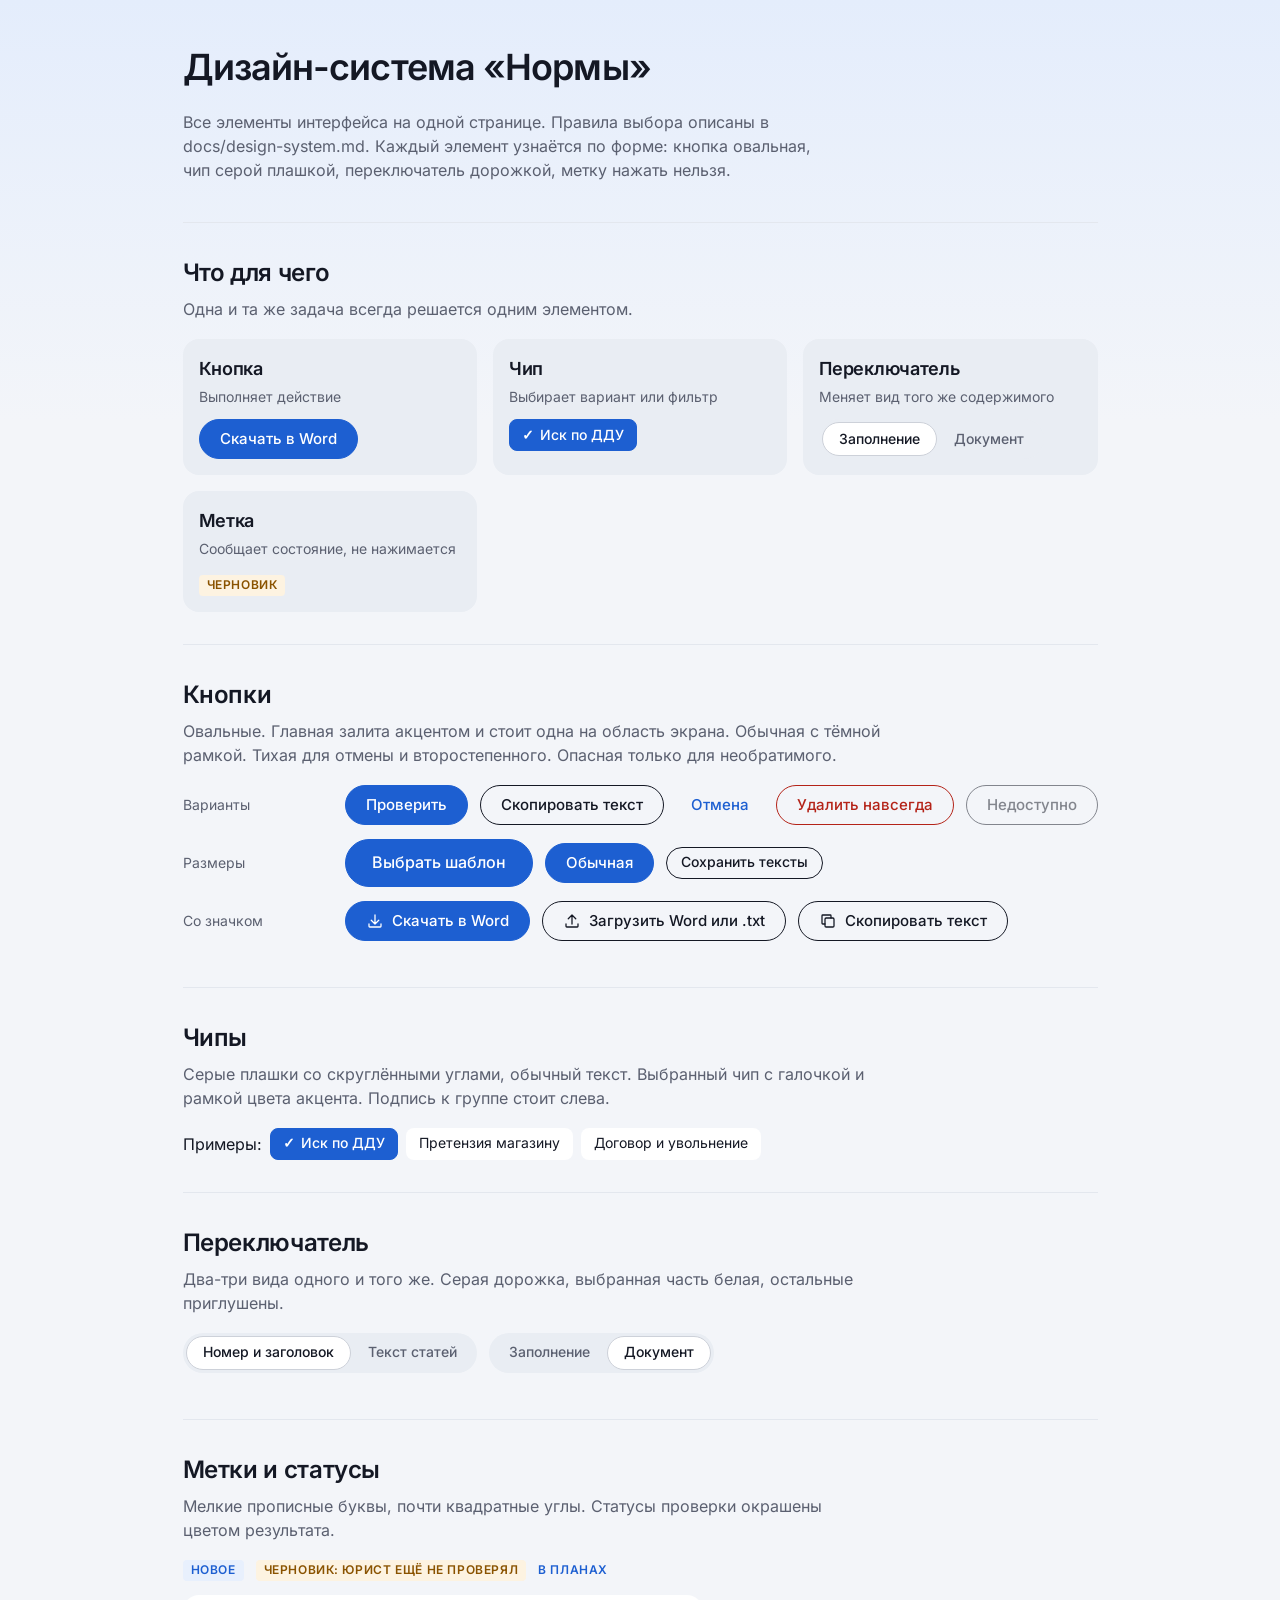
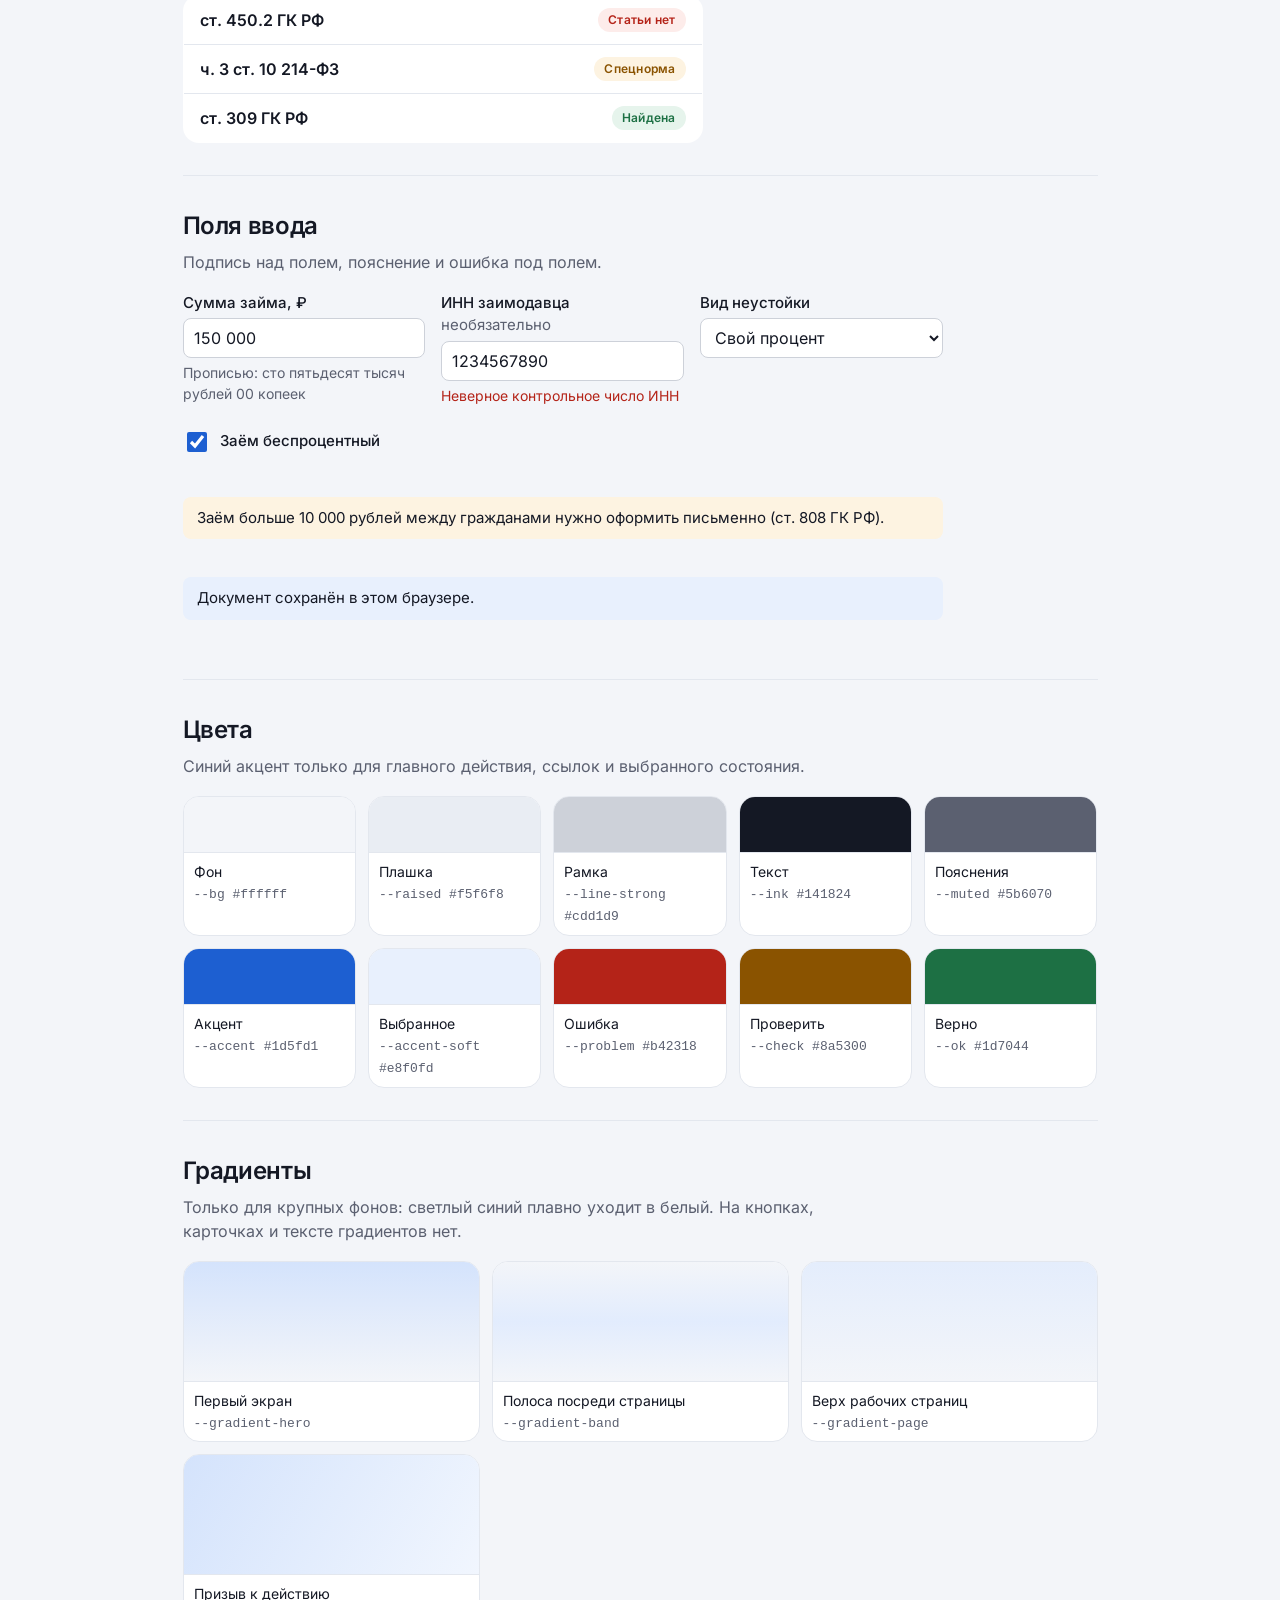
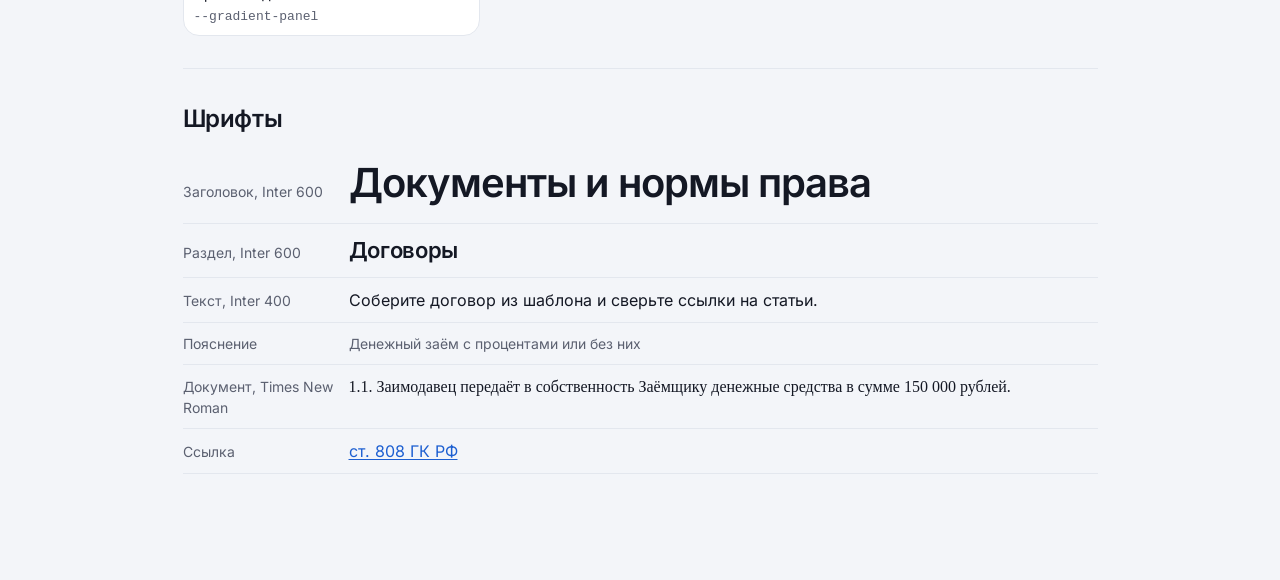
<file: styleguide.html>
<!DOCTYPE html>
<html lang="ru">
<head>
  <meta charset="utf-8">
  <meta name="viewport" content="width=device-width, initial-scale=1">
  <meta name="robots" content="noindex">
  <title>Норма: дизайн-система</title>
  <link rel="icon" type="image/png" sizes="32x32" href="icons/favicon-32.png">
  <link rel="stylesheet" href="fonts/fonts.css">
  <link rel="stylesheet" href="styles.css">
  <style>
    /* Только для этой страницы: сетка образцов. */
    .sg { max-width: 1040px; margin: 0 auto; padding: 40px 24px 80px; }
    .sg > header { margin-bottom: 40px; }
    .gradients { display: grid; grid-template-columns: repeat(auto-fill, minmax(220px, 1fr)); gap: 12px; }
    .gradients .swatch div { height: 120px; }
    .sg > header h1 { font-size: 36px; }
    .sg > header p { max-width: 64ch; color: var(--muted); }
    .sg section { padding: 32px 0; border-top: 1px solid var(--line); }
    .sg h2 { margin-bottom: 6px; font-size: 24px; }
    .sg .rule { max-width: 70ch; margin: 0 0 18px; color: var(--muted); }
    .row { display: flex; flex-wrap: wrap; align-items: center; gap: 12px; margin-bottom: 14px; }
    .row-label { width: 150px; color: var(--muted); font-size: 14px; }
    .swatches { display: grid; grid-template-columns: repeat(auto-fill, minmax(150px, 1fr)); gap: 12px; }
    .swatch { overflow: hidden; background: var(--surface); border: 1px solid var(--line); border-radius: var(--radius-l); font-size: 14px; }
    .swatch div { height: 56px; border-bottom: 1px solid var(--line); }
    .swatch p { margin: 0; padding: 8px 10px; }
    .swatch code { color: var(--muted); font-size: 13px; }
    .type-row { display: grid; grid-template-columns: 150px minmax(0, 1fr); gap: 16px; align-items: baseline; padding: 10px 0; border-bottom: 1px solid var(--line); }
    .type-row span:first-child { color: var(--muted); font-size: 14px; }
    .compare { display: grid; grid-template-columns: repeat(auto-fit, minmax(220px, 1fr)); gap: 16px; }
    .compare > div { padding: 16px; background: var(--raised); border-radius: var(--radius-l); }
    .compare h3 { margin-bottom: 4px; font-size: 18px; }
    .compare p { margin: 0 0 12px; color: var(--muted); font-size: 14px; }
    .form-demo { display: grid; grid-template-columns: repeat(auto-fit, minmax(240px, 1fr)); gap: 16px; max-width: 760px; }
  </style>
</head>
<body>
  <main class="sg">
    <header>
      <h1>Дизайн-система «Нормы»</h1>
      <p>Все элементы интерфейса на одной странице. Правила выбора описаны в docs/design-system.md. Каждый элемент узнаётся по форме: кнопка овальная, чип серой плашкой, переключатель дорожкой, метку нажать нельзя.</p>
    </header>

    <section>
      <h2>Что для чего</h2>
      <p class="rule">Одна и та же задача всегда решается одним элементом.</p>
      <div class="compare">
        <div><h3>Кнопка</h3><p>Выполняет действие</p><button class="button primary" type="button">Скачать в Word</button></div>
        <div><h3>Чип</h3><p>Выбирает вариант или фильтр</p><button class="chip" type="button" aria-pressed="true">Иск по ДДУ</button></div>
        <div><h3>Переключатель</h3><p>Меняет вид того же содержимого</p><div class="segmented"><button type="button" aria-pressed="true">Заполнение</button><button type="button" aria-pressed="false">Документ</button></div></div>
        <div><h3>Метка</h3><p>Сообщает состояние, не нажимается</p><span class="badge draft">Черновик</span></div>
      </div>
    </section>

    <section>
      <h2>Кнопки</h2>
      <p class="rule">Овальные. Главная залита акцентом и стоит одна на область экрана. Обычная с тёмной рамкой. Тихая для отмены и второстепенного. Опасная только для необратимого.</p>
      <div class="row"><span class="row-label">Варианты</span>
        <button class="button primary" type="button">Проверить</button>
        <button class="button" type="button">Скопировать текст</button>
        <button class="button quiet" type="button">Отмена</button>
        <button class="button danger" type="button">Удалить навсегда</button>
        <button class="button" type="button" disabled>Недоступно</button>
      </div>
      <div class="row"><span class="row-label">Размеры</span>
        <button class="button primary large" type="button">Выбрать шаблон</button>
        <button class="button primary" type="button">Обычная</button>
        <button class="button small" type="button">Сохранить тексты</button>
      </div>
      <div class="row"><span class="row-label">Со значком</span>
        <button class="button primary" type="button"><span class="icon" aria-hidden="true"><svg viewBox="0 0 24 24" fill="none" stroke="currentColor" stroke-width="1.7" stroke-linecap="round" stroke-linejoin="round"><path d="M12 4v12M7 11l5 5 5-5"/><path d="M4 16v3a1 1 0 0 0 1 1h14a1 1 0 0 0 1-1v-3"/></svg></span>Скачать в Word</button>
        <button class="button" type="button"><span class="icon" aria-hidden="true"><svg viewBox="0 0 24 24" fill="none" stroke="currentColor" stroke-width="1.7" stroke-linecap="round" stroke-linejoin="round"><path d="M12 16V4M7 9l5-5 5 5"/><path d="M4 16v3a1 1 0 0 0 1 1h14a1 1 0 0 0 1-1v-3"/></svg></span>Загрузить Word или .txt</button>
        <button class="button" type="button"><span class="icon" aria-hidden="true"><svg viewBox="0 0 24 24" fill="none" stroke="currentColor" stroke-width="1.7" stroke-linecap="round" stroke-linejoin="round"><rect x="8" y="8" width="12" height="12" rx="1.5"/><path d="M16 8V5a1 1 0 0 0-1-1H5a1 1 0 0 0-1 1v10a1 1 0 0 0 1 1h3"/></svg></span>Скопировать текст</button>
      </div>
    </section>

    <section>
      <h2>Чипы</h2>
      <p class="rule">Серые плашки со скруглёнными углами, обычный текст. Выбранный чип с галочкой и рамкой цвета акцента. Подпись к группе стоит слева.</p>
      <div class="chips"><span class="chips-label">Примеры:</span>
        <button class="chip" type="button" aria-pressed="true">Иск по ДДУ</button>
        <button class="chip" type="button" aria-pressed="false">Претензия магазину</button>
        <button class="chip" type="button" aria-pressed="false">Договор и увольнение</button>
      </div>
    </section>

    <section>
      <h2>Переключатель</h2>
      <p class="rule">Два-три вида одного и того же. Серая дорожка, выбранная часть белая, остальные приглушены.</p>
      <div class="row">
        <div class="segmented"><button type="button" aria-pressed="true">Номер и заголовок</button><button type="button" aria-pressed="false">Текст статей</button></div>
        <div class="segmented"><button type="button" aria-pressed="false">Заполнение</button><button type="button" aria-pressed="true">Документ</button></div>
      </div>
    </section>

    <section>
      <h2>Метки и статусы</h2>
      <p class="rule">Мелкие прописные буквы, почти квадратные углы. Статусы проверки окрашены цветом результата.</p>
      <div class="row">
        <span class="badge">Новое</span>
        <span class="badge draft">Черновик: юрист ещё не проверял</span>
        <span class="badge plain">В планах</span>
      </div>
      <ul class="findings" style="max-width: 520px;">
        <li class="finding problem"><div class="finding-head"><span class="finding-label">ст. 450.2 ГК РФ</span><span class="finding-status">Статьи нет</span></div></li>
        <li class="finding check"><div class="finding-head"><span class="finding-label">ч. 3 ст. 10 214-ФЗ</span><span class="finding-status">Спецнорма</span></div></li>
        <li class="finding ok"><div class="finding-head"><span class="finding-label">ст. 309 ГК РФ</span><span class="finding-status">Найдена</span></div></li>
      </ul>
    </section>

    <section>
      <h2>Поля ввода</h2>
      <p class="rule">Подпись над полем, пояснение и ошибка под полем.</p>
      <div class="form-demo">
        <div class="field"><label for="sg-sum">Сумма займа, ₽</label><input id="sg-sum" value="150 000"><span class="field-help">Прописью: сто пятьдесят тысяч рублей 00 копеек</span></div>
        <div class="field"><label for="sg-inn">ИНН заимодавца <span class="optional">необязательно</span></label><input id="sg-inn" value="1234567890"><span class="field-warning">Неверное контрольное число ИНН</span></div>
        <div class="field"><label for="sg-kind">Вид неустойки</label><select id="sg-kind"><option>Свой процент</option><option>По закону о защите прав потребителей</option></select></div>
        <div class="field check"><input id="sg-check" type="checkbox" checked><label for="sg-check">Заём беспроцентный</label></div>
      </div>
      <div class="notices" style="margin-top: 20px; max-width: 760px;">
        <p class="notice warning">Заём больше 10 000 рублей между гражданами нужно оформить письменно (ст. 808 ГК РФ).</p>
        <p class="notice info">Документ сохранён в этом браузере.</p>
      </div>
    </section>

    <section>
      <h2>Цвета</h2>
      <p class="rule">Синий акцент только для главного действия, ссылок и выбранного состояния.</p>
      <div class="swatches">
        <div class="swatch"><div style="background: var(--bg)"></div><p>Фон<br><code>--bg #ffffff</code></p></div>
        <div class="swatch"><div style="background: var(--raised)"></div><p>Плашка<br><code>--raised #f5f6f8</code></p></div>
        <div class="swatch"><div style="background: var(--line-strong)"></div><p>Рамка<br><code>--line-strong #cdd1d9</code></p></div>
        <div class="swatch"><div style="background: var(--ink)"></div><p>Текст<br><code>--ink #141824</code></p></div>
        <div class="swatch"><div style="background: var(--muted)"></div><p>Пояснения<br><code>--muted #5b6070</code></p></div>
        <div class="swatch"><div style="background: var(--accent)"></div><p>Акцент<br><code>--accent #1d5fd1</code></p></div>
        <div class="swatch"><div style="background: var(--accent-soft)"></div><p>Выбранное<br><code>--accent-soft #e8f0fd</code></p></div>
        <div class="swatch"><div style="background: var(--problem)"></div><p>Ошибка<br><code>--problem #b42318</code></p></div>
        <div class="swatch"><div style="background: var(--check)"></div><p>Проверить<br><code>--check #8a5300</code></p></div>
        <div class="swatch"><div style="background: var(--ok)"></div><p>Верно<br><code>--ok #1d7044</code></p></div>
      </div>
    </section>

    <section>
      <h2>Градиенты</h2>
      <p class="rule">Только для крупных фонов: светлый синий плавно уходит в белый. На кнопках, карточках и тексте градиентов нет.</p>
      <div class="gradients">
        <div class="swatch"><div style="background: var(--gradient-hero)"></div><p>Первый экран<br><code>--gradient-hero</code></p></div>
        <div class="swatch"><div style="background: var(--gradient-band)"></div><p>Полоса посреди страницы<br><code>--gradient-band</code></p></div>
        <div class="swatch"><div style="background: var(--gradient-page)"></div><p>Верх рабочих страниц<br><code>--gradient-page</code></p></div>
        <div class="swatch"><div style="background: var(--gradient-panel)"></div><p>Призыв к действию<br><code>--gradient-panel</code></p></div>
      </div>
    </section>

    <section>
      <h2>Шрифты</h2>
      <div class="type-row"><span>Заголовок, Inter 600</span><h1 style="font-size: 40px;">Документы и нормы права</h1></div>
      <div class="type-row"><span>Раздел, Inter 600</span><h2 style="font-size: 22px; margin: 0;">Договоры</h2></div>
      <div class="type-row"><span>Текст, Inter 400</span><p style="margin: 0;">Соберите договор из шаблона и сверьте ссылки на статьи.</p></div>
      <div class="type-row"><span>Пояснение</span><p style="margin: 0; color: var(--muted); font-size: 14px;">Денежный заём с процентами или без них</p></div>
      <div class="type-row"><span>Документ, Times New Roman</span><p style="margin: 0; font: 400 16px/1.5 var(--font-doc);">1.1. Заимодавец передаёт в собственность Заёмщику денежные средства в сумме 150 000 рублей.</p></div>
      <div class="type-row"><span>Ссылка</span><p style="margin: 0;"><a href="#">ст. 808 ГК РФ</a></p></div>
    </section>
  </main>
</body>
</html>
</file>
<file: fonts/fonts.css>
/* Шрифты Inter и Tinos, лицензия SIL Open Font License 1.1. Собрано tools/fetch_fonts.py. */
@font-face {
  font-family: 'Inter';
  font-style: normal;
  font-weight: 400;
  font-display: swap;
  src: url(inter-400-cyrillic.woff2) format('woff2');
  unicode-range: U+0301, U+0400-045F, U+0490-0491, U+04B0-04B1, U+2116;
}
@font-face {
  font-family: 'Inter';
  font-style: normal;
  font-weight: 400;
  font-display: swap;
  src: url(inter-400-latin-ext.woff2) format('woff2');
  unicode-range: U+0100-02BA, U+02BD-02C5, U+02C7-02CC, U+02CE-02D7, U+02DD-02FF, U+0304, U+0308, U+0329, U+1D00-1DBF, U+1E00-1E9F, U+1EF2-1EFF, U+2020, U+20A0-20AB, U+20AD-20C4, U+2113, U+2C60-2C7F, U+A720-A7FF;
}
@font-face {
  font-family: 'Inter';
  font-style: normal;
  font-weight: 400;
  font-display: swap;
  src: url(inter-400-latin.woff2) format('woff2');
  unicode-range: U+0000-00FF, U+0131, U+0152-0153, U+02BB-02BC, U+02C6, U+02DA, U+02DC, U+0304, U+0308, U+0329, U+2000-206F, U+20AC, U+2122, U+2191, U+2193, U+2212, U+2215, U+FEFF, U+FFFD;
}
@font-face {
  font-family: 'Inter';
  font-style: normal;
  font-weight: 500;
  font-display: swap;
  src: url(inter-400-cyrillic.woff2) format('woff2');
  unicode-range: U+0301, U+0400-045F, U+0490-0491, U+04B0-04B1, U+2116;
}
@font-face {
  font-family: 'Inter';
  font-style: normal;
  font-weight: 500;
  font-display: swap;
  src: url(inter-400-latin-ext.woff2) format('woff2');
  unicode-range: U+0100-02BA, U+02BD-02C5, U+02C7-02CC, U+02CE-02D7, U+02DD-02FF, U+0304, U+0308, U+0329, U+1D00-1DBF, U+1E00-1E9F, U+1EF2-1EFF, U+2020, U+20A0-20AB, U+20AD-20C4, U+2113, U+2C60-2C7F, U+A720-A7FF;
}
@font-face {
  font-family: 'Inter';
  font-style: normal;
  font-weight: 500;
  font-display: swap;
  src: url(inter-400-latin.woff2) format('woff2');
  unicode-range: U+0000-00FF, U+0131, U+0152-0153, U+02BB-02BC, U+02C6, U+02DA, U+02DC, U+0304, U+0308, U+0329, U+2000-206F, U+20AC, U+2122, U+2191, U+2193, U+2212, U+2215, U+FEFF, U+FFFD;
}
@font-face {
  font-family: 'Inter';
  font-style: normal;
  font-weight: 600;
  font-display: swap;
  src: url(inter-400-cyrillic.woff2) format('woff2');
  unicode-range: U+0301, U+0400-045F, U+0490-0491, U+04B0-04B1, U+2116;
}
@font-face {
  font-family: 'Inter';
  font-style: normal;
  font-weight: 600;
  font-display: swap;
  src: url(inter-400-latin-ext.woff2) format('woff2');
  unicode-range: U+0100-02BA, U+02BD-02C5, U+02C7-02CC, U+02CE-02D7, U+02DD-02FF, U+0304, U+0308, U+0329, U+1D00-1DBF, U+1E00-1E9F, U+1EF2-1EFF, U+2020, U+20A0-20AB, U+20AD-20C4, U+2113, U+2C60-2C7F, U+A720-A7FF;
}
@font-face {
  font-family: 'Inter';
  font-style: normal;
  font-weight: 600;
  font-display: swap;
  src: url(inter-400-latin.woff2) format('woff2');
  unicode-range: U+0000-00FF, U+0131, U+0152-0153, U+02BB-02BC, U+02C6, U+02DA, U+02DC, U+0304, U+0308, U+0329, U+2000-206F, U+20AC, U+2122, U+2191, U+2193, U+2212, U+2215, U+FEFF, U+FFFD;
}
@font-face {
  font-family: 'Inter';
  font-style: normal;
  font-weight: 700;
  font-display: swap;
  src: url(inter-400-cyrillic.woff2) format('woff2');
  unicode-range: U+0301, U+0400-045F, U+0490-0491, U+04B0-04B1, U+2116;
}
@font-face {
  font-family: 'Inter';
  font-style: normal;
  font-weight: 700;
  font-display: swap;
  src: url(inter-400-latin-ext.woff2) format('woff2');
  unicode-range: U+0100-02BA, U+02BD-02C5, U+02C7-02CC, U+02CE-02D7, U+02DD-02FF, U+0304, U+0308, U+0329, U+1D00-1DBF, U+1E00-1E9F, U+1EF2-1EFF, U+2020, U+20A0-20AB, U+20AD-20C4, U+2113, U+2C60-2C7F, U+A720-A7FF;
}
@font-face {
  font-family: 'Inter';
  font-style: normal;
  font-weight: 700;
  font-display: swap;
  src: url(inter-400-latin.woff2) format('woff2');
  unicode-range: U+0000-00FF, U+0131, U+0152-0153, U+02BB-02BC, U+02C6, U+02DA, U+02DC, U+0304, U+0308, U+0329, U+2000-206F, U+20AC, U+2122, U+2191, U+2193, U+2212, U+2215, U+FEFF, U+FFFD;
}
@font-face {
  font-family: 'Tinos';
  font-style: normal;
  font-weight: 400;
  font-display: swap;
  src: url(tinos-400-cyrillic.woff2) format('woff2');
  unicode-range: U+0301, U+0400-045F, U+0490-0491, U+04B0-04B1, U+2116;
}
@font-face {
  font-family: 'Tinos';
  font-style: normal;
  font-weight: 400;
  font-display: swap;
  src: url(tinos-400-latin-ext.woff2) format('woff2');
  unicode-range: U+0100-02BA, U+02BD-02C5, U+02C7-02CC, U+02CE-02D7, U+02DD-02FF, U+0304, U+0308, U+0329, U+1D00-1DBF, U+1E00-1E9F, U+1EF2-1EFF, U+2020, U+20A0-20AB, U+20AD-20C4, U+2113, U+2C60-2C7F, U+A720-A7FF;
}
@font-face {
  font-family: 'Tinos';
  font-style: normal;
  font-weight: 400;
  font-display: swap;
  src: url(tinos-400-latin.woff2) format('woff2');
  unicode-range: U+0000-00FF, U+0131, U+0152-0153, U+02BB-02BC, U+02C6, U+02DA, U+02DC, U+0304, U+0308, U+0329, U+2000-206F, U+20AC, U+2122, U+2191, U+2193, U+2212, U+2215, U+FEFF, U+FFFD;
}
@font-face {
  font-family: 'Tinos';
  font-style: normal;
  font-weight: 700;
  font-display: swap;
  src: url(tinos-700-cyrillic.woff2) format('woff2');
  unicode-range: U+0301, U+0400-045F, U+0490-0491, U+04B0-04B1, U+2116;
}
@font-face {
  font-family: 'Tinos';
  font-style: normal;
  font-weight: 700;
  font-display: swap;
  src: url(tinos-700-latin-ext.woff2) format('woff2');
  unicode-range: U+0100-02BA, U+02BD-02C5, U+02C7-02CC, U+02CE-02D7, U+02DD-02FF, U+0304, U+0308, U+0329, U+1D00-1DBF, U+1E00-1E9F, U+1EF2-1EFF, U+2020, U+20A0-20AB, U+20AD-20C4, U+2113, U+2C60-2C7F, U+A720-A7FF;
}
@font-face {
  font-family: 'Tinos';
  font-style: normal;
  font-weight: 700;
  font-display: swap;
  src: url(tinos-700-latin.woff2) format('woff2');
  unicode-range: U+0000-00FF, U+0131, U+0152-0153, U+02BB-02BC, U+02C6, U+02DA, U+02DC, U+0304, U+0308, U+0329, U+2000-206F, U+20AC, U+2122, U+2191, U+2193, U+2212, U+2215, U+FEFF, U+FFFD;
}
</file>
<file: styles.css>
/* Плоское оформление: светло-серый фон страницы и белые карточки без обводки, шрифт Inter, один акцент, никаких теней.
   Карточки отделяются от фона цветом, а не рамкой.
   Документы и нормы набираются шрифтом Times New Roman, как привыкли юристы.
   Пока у сайта только светлая тема, даже если в системе включена тёмная. */
:root {
  --bg: #f3f5f9;
  --surface: #ffffff;
  --raised: #e9edf3;
  --ink: #141824;
  --muted: #5b6070;
  --line: #e3e7ee;
  --line-strong: #cdd1d9;
  --accent: #1d5fd1;
  --accent-hover: #174cab;
  --accent-ink: #ffffff;
  --accent-soft: #e8f0fd;
  /* рамка карточки при наведении: акцент, но мягко */
  --hover-line: #6f9be6;
  /* фон кнопки-чипа при наведении: заметно голубее белого и серого */
  --hover-fill: #e4edfc;
  /* Градиенты для фонов: светлый синий плавно уходит в белый. Только для крупных фонов, не для кнопок и текста. */
  --gradient-hero: linear-gradient(180deg, #d4e3fc 0%, #f3f5f9 100%);
  --gradient-band: linear-gradient(180deg, #f3f5f9 0%, #e2ecfd 50%, #f3f5f9 100%);
  --gradient-page: linear-gradient(180deg, #e4edfc 0%, #f3f5f9 100%);
  --gradient-panel: linear-gradient(120deg, #d4e3fc 0%, #f1f6fe 100%);
  --problem: #b42318;
  --problem-soft: #fdecea;
  --check: #8a5300;
  --check-soft: #fdf3e1;
  --ok: #1d7044;
  --ok-soft: #e6f4ec;
  --paper: #ffffff;
  --paper-ink: #141824;
  --gap: #fdf3e1;
  --gap-line: #c08a2b;
  --focus-mark: #eef0f4;
  --radius-s: 4px;
  --radius-m: 8px;
  --radius-l: 16px;
  --radius-pill: 999px;
  --topbar-h: 64px;
  /* ширина колонки содержимого, одна на лендинге, в шапке и на всех экранах приложения */
  --container: 1160px;
  --gutter: 24px;
  --font-ui: "Inter", "Segoe UI", Arial, sans-serif;
  --font-doc: "Times New Roman", "Tinos", Times, serif;
  color-scheme: light;
}

* { box-sizing: border-box; }

[hidden] { display: none !important; }

/* у body только минимальная высота: так нижний отступ под панель на телефоне всегда идёт после содержимого */
html { height: 100%; }

body {
  margin: 0;
  display: flex;
  flex-direction: column;
  min-height: 100%;
  background: var(--gradient-page) top / 100% 420px no-repeat, var(--bg);
  color: var(--ink);
  font: 400 16px/1.5 var(--font-ui);
}

button, input, select, textarea { font: inherit; color: inherit; }

h1, h2, h3 { margin: 0; font-weight: 600; letter-spacing: -0.015em; text-wrap: balance; }
h1 { letter-spacing: -0.025em; }

a { color: var(--accent); text-underline-offset: 2px; }
a:hover { color: var(--accent-hover); }

:focus-visible { outline: 2px solid var(--accent); outline-offset: 2px; }

.skip-link { position: absolute; left: -999px; }
.skip-link:focus { left: 16px; top: 8px; z-index: 10; padding: 8px 12px; background: var(--surface); }

/* Шапка приложения: логотип, разделы, поиск по всему и кабинет. Прилипает к верху экрана. */
.topbar {
  position: sticky;
  top: 0;
  z-index: 30;
  display: flex;
  align-items: center;
  gap: 4px 28px;
  min-height: var(--topbar-h);
  /* фон шапки во всю ширину, а логотип и кнопки — по краям колонки содержимого, как на лендинге */
  padding: 0 max(var(--gutter), calc((100% - var(--container)) / 2 + var(--gutter)));
  background: rgba(255, 255, 255, 0.88);
  border-bottom: 1px solid var(--line);
}
/* размытие под шапкой только на широком экране: на телефоне в шапке живёт нижняя панель с position: fixed,
   а backdrop-filter сделал бы шапку её контейнером и оторвал бы панель от низа экрана */
@media (min-width: 641px) {
  .topbar { -webkit-backdrop-filter: saturate(1.6) blur(14px); backdrop-filter: saturate(1.6) blur(14px); }
}
html { scroll-padding-top: calc(var(--topbar-h) + 8px); }

.brand {
  padding: 13px 0;
  display: inline-flex;
  align-items: baseline;
  gap: 8px;
  color: var(--ink);
  font: 700 20px/1.2 var(--font-ui);
  letter-spacing: -0.02em;
  text-decoration: none;
}

.brand:hover { color: var(--ink); }

.brand-mark {
  color: var(--accent);
  font: 600 22px/1 var(--font-ui);
}

.nav { display: flex; gap: 2px; }

.nav a {
  display: inline-flex;
  align-items: center;
  gap: 8px;
  padding: 8px 12px;
  border-radius: var(--radius-pill);
  color: var(--muted);
  font-size: 15px;
  font-weight: 500;
  text-decoration: none;
  white-space: nowrap;
  transition: background-color 150ms ease, color 150ms ease;
}

.nav a:hover { background: var(--raised); color: var(--ink); }
.nav a[aria-current="page"] { background: var(--accent-soft); color: var(--accent); }
.nav-icon { display: block; flex: none; width: 18px; height: 18px; }

.topbar-tools { display: flex; flex: 1 1 auto; justify-content: flex-end; align-items: center; gap: 10px; min-width: 0; margin-left: auto; }
.topbar-search {
  display: inline-flex; flex: 0 1 240px; align-items: center; gap: 10px; min-width: 0; height: 40px; padding: 0 8px 0 14px;
  background: var(--raised); border: 1px solid transparent; border-radius: var(--radius-pill);
  color: var(--muted); cursor: pointer; font: 400 14px/1 var(--font-ui); text-align: left;
  transition: background-color 150ms ease, border-color 150ms ease;
}
.topbar-search:hover { background: var(--hover-fill); color: var(--ink); }
.topbar-search svg { flex: none; width: 18px; height: 18px; }
.topbar-search-text { overflow: hidden; text-overflow: ellipsis; white-space: nowrap; }
.topbar-search kbd { margin-left: auto; padding: 3px 7px; background: var(--surface); border: 1px solid var(--line); border-radius: 6px; color: var(--muted); font: 500 12px/1 var(--font-ui); white-space: nowrap; }
.avatar {
  display: inline-grid; flex: none; place-items: center; width: 40px; height: 40px;
  background: var(--accent); border-radius: 50%; color: var(--accent-ink);
  font: 600 15px/1 var(--font-ui); letter-spacing: 0.02em; text-decoration: none;
  transition: background-color 150ms ease, transform 200ms ease;
}
.avatar:hover { background: var(--accent-hover); color: var(--accent-ink); }
.avatar[aria-current="page"] { outline: 3px solid var(--accent-soft); outline-offset: 0; }
.avatar svg, .avatar .icon { width: 20px; height: 20px; }
.avatar.large { width: 72px; height: 72px; font-size: 26px; }
.avatar.large svg, .avatar.large .icon { width: 32px; height: 32px; }

/* окно поиска по всему из шапки */
.search-dialog { width: min(720px, calc(100vw - 32px)); max-height: calc(100vh - 120px); margin: 72px auto auto; padding: 14px; background: var(--surface); border: 1px solid var(--line); border-radius: var(--radius-l); color: var(--ink); }
.search-dialog::backdrop { background: rgb(20 24 36 / 45%); }
.search-dialog .hero-search { margin-top: 0; }
.search-dialog .hero-search-input { min-height: 52px; }
.search-dialog .search-results { position: static; margin-top: 8px; max-height: calc(100vh - 280px); padding: 0; border: 0; }
.search-dialog-hint { margin: 10px 4px 0; color: var(--muted); font-size: 13px; }

@media (max-width: 1180px) {
  .topbar-search { flex: 0 0 40px; width: 40px; justify-content: center; padding: 0; }
  .topbar-search-text, .topbar-search kbd { display: none; }
}
@media (max-width: 900px) and (min-width: 641px) {
  .topbar { gap: 4px 12px; }
  .nav-icon { display: none; }
  .nav a { padding: 8px 10px; }
}

.view {
  flex: 1 0 auto;
  width: 100%;
  max-width: var(--container);
  margin: 0 auto;
  padding: 28px var(--gutter);
}

.view:focus { outline: none; }

.page-head { display: flex; flex-wrap: wrap; align-items: end; justify-content: space-between; gap: 12px 24px; margin-bottom: 20px; }
.page-head h1 { font-size: 30px; line-height: 1.2; }
.page-head p { margin: 4px 0 0; color: var(--muted); max-width: 62ch; }

/* ===== Компоненты. Правила выбора описаны в docs/design-system.md, примеры на странице styleguide.html ===== */

/* Кнопка: выполняет действие. Овальная, главная залита акцентом, обычная с тёмной рамкой. */
.button {
  display: inline-flex;
  align-items: center;
  justify-content: center;
  gap: 8px;
  min-height: 40px;
  padding: 8px 20px;
  background: transparent;
  border: 1px solid var(--ink);
  border-radius: var(--radius-pill);
  color: var(--ink);
  cursor: pointer;
  font: 500 15px/1.2 var(--font-ui);
  text-decoration: none;
  white-space: nowrap;
  transition: border-color 150ms ease, background-color 150ms ease, color 150ms ease;
}

.button:hover { background: var(--raised); color: var(--ink); }
.button:active { background: var(--line); }
.button.primary { background: var(--accent); border-color: var(--accent); color: var(--accent-ink); }
.button.primary:hover { background: var(--accent-hover); border-color: var(--accent-hover); color: var(--accent-ink); }
.button.quiet { background: transparent; border-color: transparent; color: var(--accent); padding-inline: 14px; }
.button.quiet:hover { background: var(--accent-soft); color: var(--accent-hover); }
.button.danger { border-color: var(--problem); color: var(--problem); }
.button.danger:hover { background: var(--problem-soft); }
.button.small { min-height: 32px; padding: 5px 14px; font-size: 14px; }
.button.large { min-height: 48px; padding: 12px 26px; font-size: 16px; }
.button:disabled { opacity: 0.5; cursor: default; }
.button:disabled:hover { background: transparent; }
.button.primary:disabled:hover { background: var(--accent); }
.button .icon { width: 18px; height: 18px; }

/* Чип: выбор варианта или фильтра. Серая плашка со скруглёнными углами, выбранный с галочкой. */
.chip {
  display: inline-flex;
  align-items: center;
  gap: 6px;
  min-height: 32px;
  padding: 5px 12px;
  background: var(--surface);
  border: 1px solid transparent;
  border-radius: var(--radius-m);
  color: var(--ink);
  cursor: pointer;
  font: 400 14px/1.2 var(--font-ui);
  transition: border-color 150ms ease, background-color 150ms ease, color 150ms ease;
}

/* Наведение на чип должно быть видно сразу, в том числе людям со слабым зрением:
   синяя рамка, голубой фон и синий текст. Выбранный чип залит синим, чтобы не путать его с наведением. */
.chip:hover { background: var(--hover-fill); border-color: var(--accent); color: var(--accent); }
.chip:active { background: var(--accent-soft); }
.chip[aria-pressed="true"] { background: var(--accent); border-color: var(--accent); color: var(--accent-ink); font-weight: 500; }
.chip[aria-pressed="true"]:hover { background: var(--accent-hover); border-color: var(--accent-hover); color: var(--accent-ink); }
.chip[aria-pressed="true"]::before { content: "✓"; font-weight: 600; }
.chips, .bar-actions { display: flex; flex-wrap: wrap; align-items: center; gap: 8px; }

/* Переключатель: два-три вида одного и того же. Серая дорожка, выбранная часть белая. */
.segmented {
  display: inline-flex;
  padding: 3px;
  background: var(--raised);
  border-radius: var(--radius-pill);
}

.segmented button {
  flex: 1;
  min-height: 34px;
  padding: 4px 16px;
  background: transparent;
  border: 1px solid transparent;
  border-radius: var(--radius-pill);
  color: var(--muted);
  cursor: pointer;
  font: 500 14px/1.2 var(--font-ui);
  white-space: nowrap;
  transition: background-color 150ms ease, color 150ms ease;
}

.segmented button:hover { color: var(--ink); }
.segmented button[aria-pressed="true"] { background: var(--surface); border-color: var(--line-strong); color: var(--ink); }

/* Метка: сообщает состояние, нажать нельзя. */
.badge {
  display: inline-flex;
  align-items: center;
  padding: 2px 8px;
  background: var(--accent-soft);
  border-radius: var(--radius-s);
  color: var(--accent);
  font: 600 12px/1.4 var(--font-ui);
  letter-spacing: 0.05em;
  text-transform: uppercase;
}

.badge.draft { background: var(--check-soft); color: var(--check); }
.badge.plain { padding: 0; background: none; }

.link-button {
  padding: 0;
  background: none;
  border: 0;
  color: var(--accent);
  cursor: pointer;
  font-size: inherit;
  text-align: left;
  text-decoration: underline;
}

.search {
  width: 100%;
  max-width: 420px;
  min-height: 42px;
  padding: 8px 14px;
  background: var(--surface);
  border: 1px solid var(--line-strong);
  border-radius: var(--radius-m);
}

.search:focus, .field input:focus, .field select:focus, .field textarea:focus, .doc-input:focus, .edition-pick select:focus, .doc-date input:focus {
  border-color: var(--accent);
  outline: none;
  box-shadow: 0 0 0 3px var(--accent-soft);
}

/* Домашняя страница */
.view[data-route="home"] { max-width: none; padding: 0; }
.home-inner { width: 100%; max-width: var(--container); margin: 0 auto; padding: 0 var(--gutter); }
.home-section { padding: 72px 0; }
.home-section h2 { margin-bottom: 28px; font-size: 34px; line-height: 1.2; }
.section-lead { max-width: 62ch; margin: -14px 0 28px; color: var(--muted); font-size: 17px; }

.icon { display: inline-flex; width: 1.1em; height: 1.1em; flex: none; }
.icon svg { width: 100%; height: 100%; }

.home-hero { padding: 56px 0 56px; background: var(--gradient-hero); }
.hero-center { display: flex; flex-direction: column; align-items: center; text-align: center; }
.home-hero h1 { max-width: 22ch; font-size: 52px; line-height: 1.05; letter-spacing: -0.025em; text-wrap: balance; }
.hero-lead { max-width: 74ch; margin: 18px 0 0; color: var(--muted); font-size: 18px; line-height: 1.5; text-wrap: balance; }
.hero-actions { display: flex; flex-wrap: wrap; gap: 12px; }
.hero-points { display: flex; flex-wrap: wrap; justify-content: center; gap: 8px 22px; margin: 22px 0 0; padding: 0; list-style: none; color: var(--muted); font-size: 15px; }
.hero-points li::before { content: "✓"; margin-right: 6px; color: var(--accent); font-weight: 600; }

.feature-grid { display: grid; grid-template-columns: repeat(3, minmax(0, 1fr)); gap: 40px; }
.feature { display: flex; flex-direction: column; align-items: flex-start; gap: 10px; padding: 24px; background: var(--surface); border-radius: var(--radius-l); }
.feature h3 { font-size: 22px; line-height: 1.25; }
.feature p { margin: 0; color: var(--muted); }
.feature .feature-detail { flex: 1; color: var(--ink); font-size: 15px; }
.feature-link { display: inline-flex; align-items: center; gap: 6px; margin-top: 4px; font-weight: 600; text-decoration: none; }
.feature-link:hover { text-decoration: underline; }

/* Оттенки разделов: иконка на мягкой плашке своего цвета. Цвет только украшает, смысл всегда есть в подписи. */
.tone-blue { --tone: #1d5fd1; --tone-soft: #e3ecfc; }
.tone-violet { --tone: #6247c9; --tone-soft: #ebe7fa; }
.tone-teal { --tone: #0b7f80; --tone-soft: #dff2f1; }
.tone-green { --tone: #1d7a4a; --tone-soft: #e1f2e8; }
.tone-amber { --tone: #9a5b00; --tone-soft: #fbefd6; }
.tone-orange { --tone: #c0430f; --tone-soft: #fde8dc; }
.tone-rose { --tone: #b8284c; --tone-soft: #fbe4ea; }
.tone-plate { display: grid; flex: 0 0 auto; place-items: center; width: 44px; height: 44px; background: var(--tone-soft, var(--accent-soft)); border-radius: 12px; color: var(--tone, var(--accent)); }
.tone-plate .icon, .tone-plate svg { width: 24px; height: 24px; }
.tone-plate.small { width: 32px; height: 32px; border-radius: 9px; }
.tone-plate.small .icon, .tone-plate.small svg { width: 18px; height: 18px; }
/* стрелка на карточке появляется при наведении и подсказывает, что карточка ведёт дальше */
.card-arrow { display: inline-flex; color: var(--accent); opacity: 0; transform: translateX(-4px); transition: opacity 150ms ease, transform 150ms ease; }
a:hover > .card-arrow, a:hover .card-arrow, a:focus-visible .card-arrow { opacity: 1; transform: none; }
.law-badge { display: grid; place-items: center; min-width: 52px; height: 44px; padding: 0 8px; background: var(--tone-soft); border-radius: 12px; color: var(--tone); font: 700 15px/1 var(--font-ui); letter-spacing: -0.01em; }
.law-badge.small { min-width: 40px; height: 26px; padding: 0 6px; border-radius: 7px; font-size: 11px; }

/* Поиск на первом экране */
.hero-search { position: relative; width: 100%; margin-top: 36px; text-align: left; }
.hero-search-icon { position: absolute; top: 50%; left: 22px; color: var(--muted); font-size: 22px; line-height: 1; transform: translateY(-55%); pointer-events: none; }
.hero-search-input { width: 100%; min-height: 64px; padding: 14px 22px 14px 54px; background: var(--surface); border: 1px solid var(--line-strong); border-radius: var(--radius-pill); color: var(--ink); font: 400 16px/1.3 var(--font-ui); }
.hero-search-input:focus { border-color: var(--accent); outline: none; box-shadow: 0 0 0 3px var(--accent-soft); }
.search-results { position: absolute; top: calc(100% + 8px); right: 0; left: 0; z-index: 15; display: flex; flex-direction: column; gap: 2px; max-height: min(480px, 70vh); overflow-y: auto; padding: 8px; background: var(--surface); border: 1px solid var(--line); border-radius: var(--radius-l); }
.search-results[hidden] { display: none; }
.search-group { margin: 8px 10px 4px; color: var(--muted); font-size: 12px; font-weight: 600; letter-spacing: 0.04em; text-transform: uppercase; }
.search-item { display: flex; align-items: center; gap: 12px; width: 100%; padding: 8px 10px; background: none; border: 0; border-radius: var(--radius-m); color: inherit; cursor: pointer; font: inherit; text-align: left; text-decoration: none; }
.search-item:hover, .search-item:focus-visible { background: var(--raised); }
.search-item-text { display: flex; flex-direction: column; min-width: 0; }
.search-item-text strong { font-size: 15px; font-weight: 600; }
.search-item-text span { overflow: hidden; color: var(--muted); font-size: 13px; text-overflow: ellipsis; white-space: nowrap; }
.search-empty { margin: 8px 10px; color: var(--muted); font-size: 14px; }

/* Главная: продолжить работу */
.home-continue { padding: 8px 0 24px; }
.continue-empty { margin: 0; padding: 18px 20px; background: var(--surface); border-radius: var(--radius-l); color: var(--muted); }
.home-changes { background: var(--gradient-band); }
/* «Изменилось в ваших статьях» */
.home-watch { padding: 0 0 32px; }
.home-watch .continue-head { flex-direction: column; align-items: flex-start; gap: 4px; }
.watch-summary { color: var(--muted); font-size: 15px; }
.watch-list { display: flex; flex-direction: column; gap: 8px; margin: 0; padding: 0; list-style: none; }
.watch-item { display: grid; grid-template-columns: 92px minmax(0, 1fr) auto; align-items: center; gap: 16px; width: 100%; padding: 14px 18px; background: var(--surface); border: 0; border-radius: var(--radius-l); color: inherit; cursor: pointer; font: inherit; text-align: left; transition: transform 250ms cubic-bezier(0.2, 0.7, 0.2, 1); }
.watch-date { display: flex; flex-direction: column; color: var(--muted); font-size: 13px; line-height: 1.3; }
.watch-date strong { color: var(--ink); font-size: 24px; font-weight: 600; line-height: 1.1; }
.watch-item.upcoming .watch-date strong, .watch-item.upcoming .watch-date span:first-child { color: var(--accent); }
.watch-text { display: flex; flex-direction: column; gap: 2px; min-width: 0; }
.watch-title { display: flex; flex-wrap: wrap; align-items: center; gap: 8px; }
.watch-title strong { font-size: 16px; font-weight: 600; }
.watch-name { overflow: hidden; text-overflow: ellipsis; white-space: nowrap; }
.watch-reason { color: var(--muted); font-size: 14px; }
.watch-calm::before { content: "✓"; margin-right: 8px; color: var(--ok); font-weight: 600; }
@media (hover: hover) {
  .watch-item:hover { transform: translateY(-2px); }
  .watch-item:hover .watch-title strong { color: var(--accent); }
  .watch-item:hover .card-arrow { transform: translateX(4px); }
}
@media (max-width: 640px) {
  .watch-item { grid-template-columns: 64px minmax(0, 1fr); gap: 12px; padding: 12px 14px; }
  .watch-item .card-arrow { display: none; }
  .watch-name { display: -webkit-box; -webkit-box-orient: vertical; -webkit-line-clamp: 2; white-space: normal; }
}
.continue-head { display: flex; align-items: baseline; justify-content: space-between; gap: 16px; margin-bottom: 14px; }
.continue-head h2 { font-size: 24px; }
.continue-grid { display: grid; grid-template-columns: repeat(3, minmax(0, 1fr)); gap: 10px; margin: 0; padding: 0; list-style: none; }
.continue-grid > li { display: flex; }
.continue-card { display: flex; align-items: center; gap: 12px; width: 100%; padding: 12px 14px; background: var(--surface); border: 1px solid transparent; border-radius: var(--radius-l); color: inherit; cursor: pointer; font: inherit; text-align: left; text-decoration: none; transition: border-color 150ms ease; }
.continue-text { display: flex; flex-direction: column; min-width: 0; }
.continue-text strong { overflow: hidden; font-size: 15px; font-weight: 600; text-overflow: ellipsis; white-space: nowrap; }
.continue-text span { overflow: hidden; color: var(--muted); font-size: 13px; text-overflow: ellipsis; white-space: nowrap; }

/* Главная: изменения в законах — лента по датам */
.changes-grid { display: grid; grid-template-columns: repeat(2, minmax(0, 1fr)); gap: 20px 32px; align-items: start; }
.timeline-column { padding: 22px 24px; background: var(--surface); border-radius: var(--radius-l); }
.timeline-column h3 { margin-bottom: 8px; font-size: 20px; }
.timeline { margin: 0; padding: 0; list-style: none; }
.timeline-row { display: grid; grid-template-columns: 76px minmax(0, 1fr); gap: 16px; padding: 14px 0; border-top: 1px solid var(--line); }
.timeline-row:first-child { border-top: 0; }
.timeline-row[hidden] { display: none; }
.timeline-date { display: flex; flex-direction: column; line-height: 1.1; }
.timeline-date strong { font-size: 26px; font-weight: 600; letter-spacing: -0.02em; }
.timeline-date span { color: var(--muted); font-size: 13px; }
.timeline-date.upcoming strong { color: var(--accent); }
.timeline-chips { display: flex; flex-wrap: wrap; gap: 6px; padding-top: 4px; }
.timeline-chip { display: inline-flex; align-items: center; gap: 6px; padding: 3px 10px 3px 3px; background: var(--raised); border: 1px solid transparent; border-radius: var(--radius-pill); color: var(--ink); cursor: pointer; font: 600 14px/1 var(--font-ui); transition: border-color 150ms ease, background-color 150ms ease; }
.timeline-chip:hover { background: var(--hover-fill); border-color: var(--accent); color: var(--accent); }
.timeline-chip[aria-expanded="true"] { background: var(--accent); border-color: var(--accent); color: var(--accent-ink); }
.timeline-chip[aria-expanded="true"]:hover { background: var(--accent-hover); border-color: var(--accent-hover); }
.timeline-chip .law-badge.small { border-radius: var(--radius-pill); }
.timeline-count { font-variant-numeric: tabular-nums; }
.timeline-detail { margin-top: 10px; }
.timeline-detail[hidden] { display: none; }
.timeline-panel ul { margin: 0; padding: 0; list-style: none; }
.timeline-article { display: flex; align-items: baseline; gap: 10px; width: 100%; padding: 5px 0; background: none; border: 0; color: inherit; cursor: pointer; font: inherit; font-size: 14px; text-align: left; }
.timeline-article:hover .timeline-title { color: var(--accent); }
.timeline-number { flex: 0 0 auto; min-width: 66px; color: var(--accent); font-weight: 600; }
.timeline-title { min-width: 0; overflow: hidden; text-overflow: ellipsis; white-space: nowrap; }
.timeline-article .badge { margin-left: auto; flex: 0 0 auto; }
.timeline-more { display: inline-block; margin-top: 4px; font-size: 13px; }
.timeline-toggle { margin-top: 8px; font-size: 14px; }

/* Главная: что нужно сделать */
.home-tasks { padding: 8px 0 56px; }
.home-tasks h2 { margin-bottom: 18px; font-size: 28px; }
.task-grid { display: grid; grid-template-columns: repeat(3, minmax(0, 1fr)); gap: 12px; margin: 0; padding: 0; list-style: none; }
.task-grid > li { display: flex; }
.task-card { display: flex; align-items: center; gap: 16px; width: 100%; padding: 20px; background: var(--surface); border: 1px solid transparent; border-radius: var(--radius-l); color: inherit; text-decoration: none; transition: border-color 150ms ease; }
.task-card:hover strong { color: var(--accent); }
.task-text { display: flex; flex: 1; flex-direction: column; gap: 2px; }
.task-text strong { font-size: 17px; font-weight: 600; transition: color 150ms ease; }
.task-text span { color: var(--muted); font-size: 14px; line-height: 1.45; }

/* Каталог шаблонов */
.catalog-filter { flex-wrap: wrap; margin-bottom: 4px; }
.filter-label { margin: 14px 0 6px; color: var(--muted); font-size: 13px; }
.catalog-found { margin: 10px 0 14px; min-height: 20px; color: var(--muted); font-size: 14px; }
.chip-count { margin-left: 2px; color: var(--muted); font-size: 13px; font-weight: 400; }
.chip:hover .chip-count { color: var(--accent); }
.chip[aria-pressed="true"] .chip-count, .chip[aria-pressed="true"]:hover .chip-count { color: rgb(255 255 255 / 80%); }
.catalog-group { margin-top: 28px; }
.catalog-group h2 { display: flex; align-items: center; gap: 12px; margin-bottom: 14px; font-size: 22px; }
.catalog-count { color: var(--muted); font-size: 15px; font-weight: 500; }
.catalog-grid { display: grid; grid-template-columns: repeat(3, minmax(0, 1fr)); gap: 12px; margin: 0; padding: 0; list-style: none; }
.catalog-grid > li { display: flex; }

.catalog-card {
  display: flex;
  flex-direction: column;
  gap: 6px;
  width: 100%;
  padding: 18px 20px;
  background: var(--surface);
  border: 1px solid transparent;
  border-radius: var(--radius-l);
  color: inherit;
  text-decoration: none;
  transition: border-color 150ms ease, background-color 150ms ease;
}

.catalog-card:hover .catalog-title { color: var(--accent); }
.catalog-title { margin-top: 6px; font-size: 16px; font-weight: 600; line-height: 1.35; transition: color 150ms ease; }
.catalog-summary { flex: 1; color: var(--muted); font-size: 14px; line-height: 1.5; }
.catalog-basis { display: flex; align-items: center; justify-content: space-between; gap: 12px; padding-top: 10px; border-top: 1px solid var(--line); color: var(--muted); font-size: 13px; }

.bookmarks { margin-top: 32px; }
.bookmarks-head { display: flex; align-items: baseline; justify-content: space-between; gap: 12px; margin-bottom: 12px; }
.bookmarks-head h2 { font-size: 22px; }
.bookmark-list { display: grid; grid-template-columns: repeat(auto-fill, minmax(260px, 1fr)); gap: 10px; margin: 0; padding: 0; list-style: none; }
.bookmark-list > li { display: flex; }
.bookmark { display: flex; flex-direction: column; gap: 4px; width: 100%; padding: 14px 16px; background: var(--surface); border: 1px solid transparent; border-radius: var(--radius-l); color: inherit; cursor: pointer; font: inherit; text-align: left; text-decoration: none; transition: border-color 150ms ease; }
.bookmark-kind { color: var(--accent); font-size: 13px; font-weight: 600; }
.bookmark-title { font-size: 15px; line-height: 1.4; }
.dialog-actions { display: flex; flex-wrap: wrap; align-items: start; justify-content: end; gap: 4px; }
.star-button .icon.filled svg { fill: currentColor; }
.star-button[aria-pressed="true"] { color: var(--accent); }
.empty-state { display: flex; flex-direction: column; align-items: center; gap: 10px; padding: 56px 24px; background: var(--gradient-panel); border-radius: var(--radius-l); text-align: center; }
.empty-state h2 { font-size: 22px; }
.empty-state p { max-width: 46ch; margin: 0 0 6px; color: var(--muted); }
.empty-state-mark { display: grid; place-items: center; width: 56px; height: 56px; margin-bottom: 4px; background: var(--accent); border-radius: 50%; color: var(--accent-ink); font: 600 28px/1 var(--font-ui); }
.empty { padding: 18px; background: var(--raised); border-radius: var(--radius-l); color: var(--muted); }

/* Редактор */
.editor-head { display: flex; flex-wrap: wrap; align-items: start; justify-content: space-between; gap: 12px 24px; margin-bottom: 18px; }
.editor-head h1 { font-size: 28px; line-height: 1.2; }
.back-link { display: inline-block; margin-bottom: 4px; color: var(--muted); font-size: 15px; }
.editor-status { display: flex; flex-wrap: wrap; align-items: center; gap: 6px 14px; margin-top: 6px; color: var(--muted); font-size: 14px; }
.editor-actions { display: flex; flex-wrap: wrap; align-items: center; gap: 8px; }
.editor-switch { display: none; width: 100%; margin-bottom: 12px; }
.laws-mode { align-self: start; }
.action-note { flex-basis: 100%; margin: 0; color: var(--muted); font-size: 14px; text-align: right; }

.editor-body {
  display: grid;
  grid-template-columns: minmax(300px, 360px) minmax(0, 1fr);
  gap: 20px;
  align-items: start;
}

.form-column { display: flex; flex-direction: column; gap: 10px; }

.form-section { background: var(--surface); border: 1px solid transparent; border-radius: var(--radius-l); }
.form-section summary { padding: 12px 16px; cursor: pointer; font-size: 16px; font-weight: 600; }
.form-fields { display: flex; flex-direction: column; gap: 14px; padding: 2px 16px 16px; }

.field { display: flex; flex-direction: column; gap: 4px; }
.field label { font-size: 15px; font-weight: 500; }
.field .optional { color: var(--muted); font-weight: 400; }

.field input:not([type="checkbox"]), .field select, .field textarea {
  width: 100%;
  min-height: 40px;
  padding: 7px 10px;
  background: var(--paper);
  border: 1px solid var(--line-strong);
  border-radius: var(--radius-m);
}

.field textarea { min-height: 76px; resize: vertical; }
.field-help { color: var(--muted); font-size: 14px; }
.field-warning { color: var(--problem); font-size: 14px; }
.inn-lookup { display: flex; flex-direction: column; align-items: flex-start; gap: 6px; margin-top: 4px; }
.inn-lookup-status { margin: 0; color: var(--muted); font-size: 14px; }
.inn-lookup-status:empty { display: none; }
.inn-lookup-status.problem { color: var(--problem); }
.field.check { flex-direction: row; align-items: center; gap: 10px; min-height: 40px; }
.field.check input { width: 20px; height: 20px; accent-color: var(--accent); }

.about { margin-top: 28px; display: grid; grid-template-columns: repeat(2, minmax(0, 1fr)); gap: 24px; }
.about.with-links { grid-template-columns: repeat(3, minmax(0, 1fr)); }
.links-note { margin: -4px 0 10px; color: var(--muted); font-size: 15px; }
.link-list { display: flex; flex-direction: column; align-items: flex-start; gap: 8px; list-style: none; padding: 0 !important; }
.about h2 { margin-bottom: 8px; font-size: 18px; }
.about ul { margin: 0; padding-left: 20px; }
.about li + li { margin-top: 6px; }
.basis-list { list-style: none; padding: 0 !important; }

.notices { display: flex; flex-direction: column; gap: 8px; margin-bottom: 12px; }
.notice { padding: 10px 14px; border-radius: var(--radius-m); font-size: 15px; }
.notice.warning { background: var(--check-soft); }
.notice.info { background: var(--accent-soft); }
.notice .link-button { margin-left: 6px; }

.paper-column { position: sticky; top: calc(var(--topbar-h) + 12px); max-height: calc(100vh - var(--topbar-h) - 24px); overflow-y: auto; min-width: 0; }

.paper {
  padding: 48px 44px 56px;
  background: var(--paper);
  border: 1px solid var(--line-strong);
  color: var(--paper-ink);
  font: 400 16px/1.5 var(--font-doc);
  /* размер шрифта документа — из настроек кабинета */
  font-size: calc(16px * var(--doc-scale, 1));
}

.doc-title { margin: 0; font-size: 19px; font-weight: 700; text-align: center; }
.doc-subtitle { margin: 2px 0 20px; font-weight: 700; text-align: center; }
.doc-meta { display: flex; flex-wrap: wrap; justify-content: space-between; gap: 4px 24px; margin: 8px 0 18px; }
.doc-heading { margin: 16px 0 8px; font-weight: 700; text-align: center; }
.doc-clause, .doc-paragraph { margin: 0 0 8px; text-align: justify; hyphens: auto; }
.doc-paragraph { text-indent: 2em; }
.doc-item { margin: 0 0 3px 2em; }
.doc-address { margin: 0 0 2px 50%; }
.doc-signatures { display: grid; grid-template-columns: repeat(2, minmax(0, 1fr)); gap: 24px; margin-top: 10px; }
.doc-signatures .role { font-weight: 700; }
.doc-signatures p { margin: 0 0 3px; overflow-wrap: anywhere; }
.doc-signature-line { display: flex; flex-wrap: wrap; justify-content: space-between; gap: 8px 24px; margin-top: 32px; }
.doc-sign { margin-top: 26px !important; }

.gap {
  padding: 0 3px;
  background: var(--gap);
  border: 0;
  border-bottom: 1px dashed var(--gap-line);
  color: inherit;
  cursor: pointer;
  font: inherit;
  text-align: left;
}

.value.active, .gap.active { background: var(--focus-mark); }

/* Мои документы */
/* «Мои документы»: черновики карточками */
.doc-toolbar { display: flex; flex-wrap: wrap; align-items: center; gap: 10px 16px; margin-bottom: 14px; }
.doc-toolbar[hidden] { display: none; }
.doc-toolbar .search { flex: 1 1 280px; max-width: 480px; }
.doc-count { margin-bottom: 10px; color: var(--muted); font-size: 14px; }
.doc-cards { display: flex; flex-direction: column; gap: 10px; margin: 0; padding: 0; list-style: none; }
.doc-card { display: grid; grid-template-columns: auto minmax(0, 1fr) auto; align-items: center; gap: 12px 18px; padding: 16px 18px; background: var(--surface); border-radius: var(--radius-l); }
.doc-card-main { display: flex; flex-direction: column; gap: 4px; min-width: 0; }
.doc-card-title { overflow: hidden; color: var(--ink); font-size: 17px; font-weight: 600; text-decoration: none; text-overflow: ellipsis; white-space: nowrap; }
.doc-card-title:hover { color: var(--accent); }
.doc-card-meta { overflow: hidden; color: var(--muted); font-size: 14px; text-overflow: ellipsis; white-space: nowrap; }
.doc-progress { display: flex; align-items: center; gap: 10px; color: var(--muted); font-size: 13px; }
.doc-progress-bar { position: relative; flex: 0 0 120px; height: 6px; overflow: hidden; background: var(--raised); border-radius: 999px; }
.doc-progress-bar span { position: absolute; inset: 0 auto 0 0; background: var(--tone, var(--accent)); border-radius: 999px; }
.doc-card-actions { display: flex; flex-wrap: wrap; justify-content: flex-end; align-items: center; gap: 8px; }
.doc-card-confirm { color: var(--problem); font-size: 14px; font-weight: 500; }

/* Проверка */
.check-layout { display: grid; grid-template-columns: minmax(0, 1.2fr) minmax(0, 1fr); gap: 20px; align-items: start; }
.check-column { display: flex; flex-direction: column; gap: 10px; min-width: 0; }
.check-report { position: sticky; top: calc(var(--topbar-h) + 12px); max-height: calc(100vh - var(--topbar-h) - 24px); }
.panel-bar { display: flex; flex-direction: column; align-items: stretch; gap: 12px; padding-bottom: 12px; border-bottom: 1px solid var(--line); }
label.button:focus-within { outline: 2px solid var(--accent); outline-offset: 2px; }
.file-error { margin: 0; color: var(--problem); font-size: 15px; }

/* Официальные бланки */
.forms-tools { display: flex; flex-direction: column; gap: 12px; margin-bottom: 12px; }
.forms-tools .search { max-width: 640px; }
.forms-list { display: grid; grid-template-columns: repeat(2, minmax(0, 1fr)); gap: 12px; margin: 0; padding: 0; list-style: none; }
.form-card { display: flex; flex-direction: column; align-items: flex-start; gap: 8px; padding: 20px; background: var(--surface); border: 1px solid transparent; border-radius: var(--radius-l); }
.form-card.highlighted { border-color: var(--accent); }
.form-card-head { display: flex; flex-wrap: wrap; align-items: center; gap: 8px; }
.form-agency { background: var(--raised); color: var(--ink); }
.form-code { color: var(--muted); font-size: 14px; font-variant-numeric: tabular-nums; }
.form-title { font-size: 17px; line-height: 1.35; }
.form-note, .form-act, .form-changes, .form-checked { margin: 0; font-size: 14px; }
.form-note { color: var(--ink); }
.form-act, .form-changes, .form-checked { color: var(--muted); }
.form-link { margin-top: 4px; }
.form-checked { font-size: 13px; }

/* Проверка контрагента */
.company-layout { display: grid; grid-template-columns: minmax(0, 1.6fr) minmax(0, 1fr); gap: 20px; align-items: start; }
.company-column { display: flex; flex-direction: column; gap: 16px; min-width: 0; }
.company-form { padding: 20px; background: var(--surface); border-radius: var(--radius-l); }
.company-input { display: flex; gap: 8px; }
.company-input input { flex: 1; min-width: 0; font-variant-numeric: tabular-nums; }
.company-card { display: flex; flex-direction: column; gap: 14px; padding: 20px; background: var(--surface); border-radius: var(--radius-l); }
.company-head { display: flex; flex-wrap: wrap; align-items: center; gap: 8px 12px; }
.company-head h2 { font-size: 22px; line-height: 1.25; }
.company-full { margin: -8px 0 0; color: var(--muted); font-size: 14px; }
.company-status.ok { background: var(--ok-soft); color: var(--ok); }
.company-status.check { background: var(--check-soft); color: var(--check); }
.company-status.problem { background: var(--problem-soft); color: var(--problem); }
.company-warnings { margin: 0; padding: 12px 16px 12px 34px; background: var(--problem-soft); border-radius: var(--radius-m); color: var(--problem); }
.company-warnings li + li { margin-top: 4px; }
.company-clean { margin: 0; padding: 12px 16px; background: var(--ok-soft); border-radius: var(--radius-m); color: var(--ok); }
.company-details { grid-template-columns: minmax(0, 15em) minmax(0, 1fr); margin: 0; }
.company-details dd { overflow-wrap: break-word; }
.company-copied { margin: 0; color: var(--muted); font-size: 14px; }
.company-copied:empty { display: none; }
.company-source { margin: 0; color: var(--muted); font-size: 13px; }
.company-more { padding: 20px; background: var(--surface); border-radius: var(--radius-l); }
.company-more h2 { margin-bottom: 12px; font-size: 18px; }
.company-more ul { display: flex; flex-direction: column; gap: 12px; margin: 0; padding: 0; list-style: none; }
.company-more li { display: flex; flex-direction: column; gap: 2px; }
.company-more span { color: var(--muted); font-size: 14px; }

.doc-view, .doc-input {
  width: 100%;
  min-height: 520px;
  padding: 30px 36px;
  background: var(--paper);
  border: 1px solid var(--line);
  color: var(--paper-ink);
  font: 400 16px/1.55 var(--font-doc);
  font-size: calc(16px * var(--doc-scale, 1));
}

.doc-view { white-space: pre-wrap; overflow-wrap: anywhere; }
.doc-input { display: block; resize: vertical; }

.mark {
  padding: 1px 2px;
  border-bottom: 2px solid;
  cursor: pointer;
  -webkit-box-decoration-break: clone;
  box-decoration-break: clone;
}

.mark.problem { background: var(--problem-soft); border-color: var(--problem); }
.mark.check { background: var(--check-soft); border-color: var(--check); }
.mark.ok { background: var(--ok-soft); border-color: var(--ok); }
.mark.selected { outline: 2px solid var(--accent); outline-offset: 1px; }
.doc-view.filtered .mark.dim { background: none; border-color: transparent; }

.tally { display: grid; grid-template-columns: repeat(3, minmax(0, 1fr)); gap: 8px; }
.tile { padding: 10px 14px; background: var(--surface); border: 1px solid transparent; border-radius: var(--radius-m); cursor: pointer; text-align: left; }
.tile b { display: flex; align-items: center; gap: 8px; font: 600 24px/1.2 var(--font-ui); font-variant-numeric: tabular-nums; }
.tile b::before { content: ""; width: 8px; height: 8px; border-radius: 50%; background: currentColor; }
.tile span { color: var(--muted); font-size: 14px; }
.tile.problem b::before { background: var(--problem); }
.tile.check b::before { background: var(--check); }
.tile.ok b::before { background: var(--ok); }
.tile[aria-pressed="true"] { outline: 2px solid var(--accent); outline-offset: -2px; }

.findings { flex: 1; min-height: 0; margin: 0; padding: 0; list-style: none; overflow-y: auto; background: var(--surface); border: 1px solid transparent; border-radius: var(--radius-l); }
.finding { border-bottom: 1px solid var(--line); }
.finding:last-child { border-bottom: 0; }
.finding-head { width: 100%; display: grid; grid-template-columns: minmax(0, 1fr) auto; gap: 2px 12px; padding: 10px 14px; background: none; border: 0; border-left: 4px solid transparent; cursor: pointer; text-align: left; }
.finding-head:hover { background: var(--raised); }
.finding.problem .finding-head { border-left-color: var(--problem); }
.finding.check .finding-head { border-left-color: var(--check); }
.finding.ok .finding-head { border-left-color: var(--ok); }
.finding-label { font-weight: 600; overflow-wrap: anywhere; }
.finding-status { align-self: start; font-size: 13px; font-weight: 600; letter-spacing: 0.04em; white-space: nowrap; }
.problem .finding-status { color: var(--problem); }
.check .finding-status { color: var(--check); }
.ok .finding-status { color: var(--ok); }
.finding-title { grid-column: 1 / -1; color: var(--muted); font-size: 15px; overflow-wrap: anywhere; }
.finding-body { display: flex; flex-direction: column; gap: 8px; padding: 0 14px 14px 18px; font-size: 15px; }
.finding-body p { margin: 0; }
.suggestions { margin: 0; padding-left: 18px; color: var(--muted); }
.norm { max-height: 240px; overflow-y: auto; padding: 10px 12px; background: var(--raised); border-radius: var(--radius-m); color: var(--paper-ink); font: 400 15.5px/1.5 var(--font-doc); }
.norm p + p { margin-top: 6px; }
.norm-loading { color: var(--muted); }

/* Расчёты */
.calc-grid { display: grid; grid-template-columns: repeat(2, minmax(0, 1fr)); gap: 20px; align-items: start; }
.calc-card { display: flex; flex-direction: column; gap: 14px; padding: 22px; background: var(--surface); border: 1px solid transparent; border-radius: var(--radius-l); }
.calc-card h2 { font-size: 21px; }
.calc-card-target { border-color: var(--hover-line); scroll-margin-top: 16px; }
.calc-card .calc-basis { margin: -8px 0 0; color: var(--muted); font-size: 14px; }
.calc-fields { display: flex; flex-direction: column; gap: 12px; }
.calc-result { padding: 14px 16px; background: var(--raised); border-radius: var(--radius-m); }
.calc-result .calc-total { display: block; font: 600 24px/1.25 var(--font-ui); font-variant-numeric: tabular-nums; }
.calc-result p { margin: 4px 0 0; color: var(--muted); font-size: 14px; }
.calc-error { color: var(--problem); font-size: 15px; }
.calc-jump { display: flex; flex-wrap: wrap; gap: 8px; margin: -4px 0 18px; }
.calc-jump .chip { font-size: 14px; }
.calc-result .calc-subtotal { margin-top: 10px; padding-top: 10px; border-top: 1px solid var(--line); font-weight: 600; }
.calc-subfields { display: flex; flex-direction: column; gap: 12px; padding-left: 12px; border-left: 2px solid var(--line); }
.calc-subfields[hidden] { display: none; }
.calc-steps { margin: 10px 0 4px; padding-left: 20px; color: var(--muted); font-size: 14px; }
.calc-steps li + li { margin-top: 4px; }
.calc-result .calc-basis { margin-top: 8px; }
.calc-table-wrap { overflow-x: auto; }
.calc-table { width: 100%; border-collapse: collapse; font-size: 14px; font-variant-numeric: tabular-nums; }
.calc-table th, .calc-table td { padding: 6px 8px; border-bottom: 1px solid var(--line); text-align: right; white-space: nowrap; }
.calc-table th:first-child, .calc-table td:first-child { text-align: left; }
.calc-table th { color: var(--muted); font-weight: 500; }
.calc-warning { padding: 10px 12px; background: var(--check-soft); border-radius: var(--radius-m); font-size: 14px; }

/* Редактор: иконка раздела, полоса заполнения, шаги формы */
.editor-title { display: flex; align-items: center; gap: 14px; margin-top: 4px; }
.progress { display: inline-flex; align-items: center; gap: 10px; }
.progress-bar { position: relative; width: 120px; height: 6px; overflow: hidden; background: var(--raised); border-radius: var(--radius-pill); }
.progress-fill { position: absolute; inset: 0 auto 0 0; width: 0; background: var(--accent); border-radius: inherit; transition: width 200ms ease; }
.form-section summary { display: flex; align-items: center; gap: 12px; list-style: none; border-radius: var(--radius-l); }
.form-section summary::-webkit-details-marker { display: none; }
.form-section summary::after { content: "›"; margin-left: auto; color: var(--muted); font-size: 20px; font-weight: 600; line-height: 1; transition: transform 150ms ease; }
.form-section[open] summary::after { transform: rotate(90deg); }
.form-section summary:hover { background: var(--hover-fill); color: var(--accent); }
.step-number { display: inline-grid; flex: 0 0 auto; place-items: center; width: 26px; height: 26px; background: var(--accent-soft); border-radius: 50%; color: var(--accent); font-size: 13px; font-weight: 600; }
.form-section[open] .step-number { background: var(--accent); color: var(--accent-ink); }

/* Проверка: статус находки меткой вместо полосы слева, счётчики цветом */
.finding-head { border-left: 0; padding: 12px 16px; }
.finding-status { padding: 3px 10px; border-radius: var(--radius-pill); font-size: 12px; letter-spacing: 0.02em; }
.problem .finding-status { background: var(--problem-soft); }
.check .finding-status { background: var(--check-soft); }
.ok .finding-status { background: var(--ok-soft); }
.finding-head:hover { background: var(--hover-fill); }
.finding-head[aria-expanded="true"] { background: var(--raised); }
.tile { padding: 12px 16px; border: 1px solid transparent; transition: border-color 150ms ease, background-color 150ms ease; }
.tile:hover { border-color: var(--accent); }
.tile.problem b { color: var(--problem); }
.tile.check b { color: var(--check); }
.tile.ok b { color: var(--ok); }
.tile b::before { display: none; }
.tile.problem[aria-pressed="true"] { background: var(--problem-soft); border-color: var(--problem); outline: 0; }
.tile.check[aria-pressed="true"] { background: var(--check-soft); border-color: var(--check); outline: 0; }
.tile.ok[aria-pressed="true"] { background: var(--ok-soft); border-color: var(--ok); outline: 0; }

/* Расчёты: иконка в заголовке карточки, готовый результат выделен */
.calc-card-head { display: flex; align-items: center; gap: 14px; }
.calc-result:has(.calc-total) { background: var(--accent-soft); }
.calc-result .calc-total { color: var(--accent); }

/* Законы */
.toc { display: flex; flex-direction: column; gap: 6px; }
.toc[hidden] { display: none; }
.toc-node { background: var(--surface); border: 1px solid transparent; border-radius: var(--radius-m); }
.toc-node > summary { display: flex; align-items: baseline; justify-content: space-between; gap: 16px; padding: 11px 14px; cursor: pointer; list-style: none; border-radius: var(--radius-m); }
.toc-node > summary::-webkit-details-marker { display: none; }
.toc-node > summary::before { content: "›"; flex: 0 0 auto; width: 12px; color: var(--muted); font-weight: 600; transition: transform 150ms ease; }
.toc-node[open] > summary::before { transform: rotate(90deg); }
.toc-node > summary:hover { background: var(--raised); }
.toc-title { flex: 1; font-weight: 500; }
.toc-count { flex: 0 0 auto; color: var(--muted); font-size: 13px; }
/* часть без номера (преамбула) стоит в оглавлении плашкой, как глава, и сразу открывает текст */
.toc-link { display: flex; align-items: baseline; justify-content: space-between; gap: 16px; width: 100%; padding: 11px 14px; color: inherit; cursor: pointer; font: inherit; text-align: left; }
.toc-link::before { content: "›"; flex: 0 0 auto; width: 12px; color: var(--muted); font-weight: 600; }
.toc-link:hover { background: var(--raised); }
.toc-link:hover .toc-title { color: var(--accent); }
.toc-body { display: flex; flex-direction: column; gap: 6px; padding: 0 10px 10px 22px; }
.toc-body .article-list { margin: 0; }
.toc-level-0 > summary .toc-title, .toc-level-1 > summary .toc-title { font-weight: 600; }
.law-cards { display: grid; grid-template-columns: repeat(auto-fill, minmax(220px, 1fr)); gap: 12px; margin: 4px 0 0; padding: 0; list-style: none; }
.law-cards[hidden] { display: none; }
.law-cards > li { display: flex; }
.law-card { display: flex; flex-direction: column; gap: 4px; width: 100%; padding: 18px 20px; background: var(--surface); border: 1px solid transparent; border-radius: var(--radius-l); color: inherit; text-decoration: none; transition: border-color 150ms ease; }
.law-card-name { margin-top: 10px; font-size: 16px; font-weight: 600; line-height: 1.4; }
.law-card .law-badge { justify-self: start; align-self: flex-start; }
.law-card-name { flex: 1; }
.law-card-meta { margin-top: 6px; color: var(--muted); font-size: 13px; }
.laws-layout { display: grid; grid-template-columns: 260px minmax(0, 1fr); gap: 24px; align-items: start; }
.law-list { margin: 0; padding: 4px; list-style: none; background: var(--surface); border: 1px solid transparent; border-radius: var(--radius-l); }
.law-list a { display: flex; align-items: center; gap: 10px; padding: 7px 10px; border-radius: var(--radius-m); color: inherit; text-decoration: none; }
.law-list a:hover { background: var(--raised); }
.law-list a[aria-current="true"] { background: var(--accent-soft); color: var(--accent); font-weight: 600; }
.law-list span { color: var(--muted); font-size: 14px; font-variant-numeric: tabular-nums; }
.law-list .law-list-name { flex: 1; color: inherit; font-size: 15px; }
.law-list .law-badge { color: var(--tone); font-size: 11px; }
.laws-main { display: flex; flex-direction: column; gap: 12px; min-width: 0; }
.laws-count { margin: 0; color: var(--muted); font-size: 15px; }
.laws-more { align-self: start; }
.article-list { margin: 0; padding: 0; list-style: none; overflow: hidden; background: var(--surface); border: 1px solid transparent; border-radius: var(--radius-l); }
.article-row { width: 100%; display: grid; grid-template-columns: 96px minmax(0, 1fr) auto; gap: 12px; padding: 9px 14px; background: none; border: 0; cursor: pointer; text-align: left; }
.article-list li + li .article-row { border-top: 1px solid var(--line); }
.article-row:hover { background: var(--raised); }
.article-number { font-variant-numeric: tabular-nums; color: var(--muted); }
.article-flag { color: var(--muted); font-size: 14px; white-space: nowrap; }
.article-flag.repealed { color: var(--problem); }
.laws-side { display: flex; flex-direction: column; gap: 12px; min-width: 0; }
.offline-panel { display: flex; flex-direction: column; align-items: start; gap: 8px; padding: 12px 14px; background: var(--raised); border-radius: var(--radius-l); }
.offline-panel p { margin: 0; color: var(--muted); font-size: 14px; }
.offline-note { color: var(--check); font-weight: 500; }
.laws-hint { margin: 0; color: var(--muted); font-size: 14px; }
.article-row.with-snippet { grid-template-columns: 96px minmax(0, 1fr); }
.article-snippet { grid-column: 2; color: var(--muted); font-size: 14px; line-height: 1.5; }
.article-list mark, .norm-text mark { padding: 0 2px; background: var(--check-soft); border-radius: 2px; color: inherit; }

.article-dialog {
  width: min(760px, calc(100vw - 32px));
  max-height: calc(100vh - 48px);
  padding: 0;
  background: var(--surface);
  border: 1px solid var(--line);
  border-radius: var(--radius-l);
  color: var(--ink);
}

.article-dialog[open] { display: flex; flex-direction: column; }
.article-dialog::backdrop { background: rgb(20 24 36 / 45%); }
.dialog-head { display: flex; justify-content: space-between; gap: 16px; padding: 18px 22px 12px; border-bottom: 1px solid var(--line); }
.dialog-head h2 { font-size: 22px; line-height: 1.3; }
.dialog-law { margin: 0 0 2px; color: var(--muted); font-size: 15px; }
.norm-text { flex: 1; min-height: 0; overflow-y: auto; padding: 14px 22px; font: 400 17px/1.55 var(--font-doc); font-size: calc(17px * var(--doc-scale, 1)); }
.norm-text p { margin: 0 0 8px; }
.norm-ref { padding: 0; background: none; border: 0; color: var(--accent); cursor: pointer; font: inherit; text-decoration: underline; text-decoration-thickness: 1px; text-underline-offset: 2px; }
.norm-ref:hover { color: var(--accent-hover); }
.article-back { margin-bottom: 4px; font-size: 14px; }
.article-back[hidden] { display: none; }
.norm-text p.changed { margin-left: -12px; padding-left: 10px; border-left: 2px solid var(--accent); }
/* правки между редакциями, как в режиме правок Word: добавленное зелёным с подчёркиванием, удалённое зачёркнуто */
.norm-text ins, .diff-legend ins { padding: 0 1px; background: var(--ok-soft); border-radius: 2px; color: inherit; text-decoration: underline; text-decoration-color: var(--ok); text-decoration-thickness: 1px; text-underline-offset: 3px; }
.norm-text del, .diff-legend del { color: var(--problem); text-decoration: line-through; text-decoration-thickness: 1px; }
.norm-text ins .norm-ref { text-decoration-color: var(--accent); }
/* «было» и «стало» на месте одного слова не слипаются */
.norm-text del + ins { margin-left: 0.3em; }
.article-editions .diff-legend { flex-basis: 100%; }
.diff-legend .link-button { font-size: 14px; }
.source-link { padding: 10px 22px 16px; font-size: 15px; }
/* под текстом статьи: ссылка на источник и «Сообщить об ошибке» в одну строку, на телефоне — друг под другом */
.article-links { display: flex; flex-wrap: wrap; justify-content: space-between; gap: 0 16px; }
.report-link { color: var(--muted); font-size: 14px; }
.report-link:hover { color: var(--accent); }
.doc-date { display: flex; flex-wrap: wrap; align-items: center; gap: 8px 10px; margin-bottom: 14px; }
.doc-date label { font-weight: 500; }
.doc-date input { min-height: 36px; padding: 5px 8px; background: var(--paper); border: 1px solid var(--line-strong); border-radius: var(--radius-m); }
.doc-date-hint { flex-basis: 100%; margin: 0; color: var(--muted); font-size: 14px; }
.article-editions { display: flex; flex-wrap: wrap; align-items: center; gap: 8px 12px; padding: 10px 22px; background: var(--raised); border-bottom: 1px solid var(--line); font-size: 14px; }
.article-editions p { margin: 0; color: var(--muted); }
.article-editions .edition-note { flex-basis: 100%; }
.edition-pick { display: flex; flex: 0 1 auto; min-width: 0; max-width: 100%; align-items: center; gap: 8px; font-weight: 500; }
.edition-pick select { min-width: 0; max-width: 100%; text-overflow: ellipsis; min-height: 36px; padding: 5px 8px; background: var(--paper); border: 1px solid var(--line-strong); border-radius: var(--radius-m); }

.footnote { width: 100%; max-width: var(--container); margin: 0 auto; padding: 16px var(--gutter) 24px; border-top: 1px solid var(--line); color: var(--muted); font-size: 14px; }
.footnote p { margin: 2px 0; }
.footnote-row { display: flex; flex-wrap: wrap; align-items: baseline; justify-content: space-between; gap: 6px 24px; }
.footer-links { display: flex; flex-wrap: wrap; gap: 4px 20px; }
.footer-links a { color: var(--muted); }
.footer-links a:hover, .footer-links a[aria-current="page"] { color: var(--accent); }

/* Служебные страницы */
.legal { max-width: 72ch; }
.legal-lead { margin: 0 0 8px; font-size: 18px; }
.legal section { margin-top: 28px; }
.legal h2 { margin-bottom: 8px; font-size: 22px; line-height: 1.3; }
.legal p, .legal li { line-height: 1.6; }
.legal ul { margin: 8px 0; padding-left: 22px; }
.legal-missing { color: var(--muted); font-style: italic; }
.legal-note { color: var(--muted); }
.legal-details { display: grid; grid-template-columns: max-content minmax(0, 1fr); gap: 6px 20px; margin: 0 0 20px; }
.legal-details dt { color: var(--muted); }
.legal-details dd { margin: 0; }
.not-found { max-width: 56ch; margin: 48px auto; text-align: center; }
.not-found-code { margin: 0 0 8px; color: var(--accent); font: 600 64px/1 var(--font-ui); letter-spacing: -0.03em; }
.not-found h1 { font-size: 28px; }
.not-found p { color: var(--muted); }
.not-found-actions { display: flex; flex-wrap: wrap; justify-content: center; gap: 12px; margin-top: 20px; }

@media (max-width: 960px) {
  .home-inner { padding: 0 16px; }
  .home-section { padding: 44px 0; }
  .home-hero { padding: 36px 0 48px; }
  .home-hero h1 { font-size: 36px; }
  .home-section h2 { font-size: 26px; }
  .feature-grid { grid-template-columns: minmax(0, 1fr); gap: 32px; }
  :root { --gutter: 16px; }
  .view { padding: 20px 16px; }
  .footnote { padding: 8px 16px 16px; }
  .editor-switch { display: flex; }
  .editor-body { grid-template-columns: minmax(0, 1fr); }
  .editor-body[data-pane="form"] .paper-column { display: none; }
  .editor-body[data-pane="paper"] .form-column { display: none; }
  .paper-column { position: static; max-height: none; overflow: visible; }
  .paper { padding: 28px 20px 36px; }
  .action-note { text-align: left; }
  .forms-list { grid-template-columns: minmax(0, 1fr); }
  .about, .about.with-links, .check-layout, .company-layout, .laws-layout, .calc-grid { grid-template-columns: minmax(0, 1fr); }
  /* на телефоне сначала документ, затем результат; у списка находок нет своей прокрутки */
  .check-report { position: static; max-height: none; }
  .findings { max-height: none; overflow: visible; }
  .doc-view, .doc-input { min-height: 320px; padding: 20px 16px; }
  .doc-address { margin-left: 25%; }
  .button, .chip, .segmented button, .nav a, .law-list a, .article-row { min-height: 44px; }
  .button.small, .timeline-chip { min-height: 44px; }
  /* текстовые кнопки-ссылки: зона нажатия выше самого слова, а строка не раздвигается */
  .link-button { padding-block: 12px; margin-block: -12px; }
  .catalog-grid { grid-template-columns: repeat(2, minmax(0, 1fr)); }
  .task-grid { grid-template-columns: repeat(2, minmax(0, 1fr)); }
  .continue-grid { grid-template-columns: repeat(2, minmax(0, 1fr)); }
  .changes-grid { grid-template-columns: minmax(0, 1fr); }
  .article-row, .article-row.with-snippet { grid-template-columns: 76px minmax(0, 1fr); }
  .article-flag { grid-column: 2; }
  .doc-card { grid-template-columns: auto minmax(0, 1fr); }
  .doc-card-actions { grid-column: 1 / -1; justify-content: flex-start; }
  .doc-card-title, .doc-card-meta { white-space: normal; }
  /* пока закон не выбран, его карточки уже на экране, и список сокращений их только повторяет */
  .laws-layout.no-law .laws-side nav { display: none; }
}

@media (max-width: 640px) {
  /* длинные подписи переключателя переносятся, а не растягивают страницу */
  .segmented { display: grid; grid-auto-columns: minmax(0, 1fr); grid-auto-flow: column; width: 100%; }
  .segmented button { white-space: normal; line-height: 1.25; }
  .company-details { grid-template-columns: minmax(0, 1fr); gap: 0; }
  .company-details dd + dt { margin-top: 10px; }
  .company-form, .company-card, .company-more { padding: 16px; }
  .law-cards { grid-template-columns: minmax(0, 1fr); gap: 8px; }
  .law-card { display: grid; grid-template-columns: auto minmax(0, 1fr); column-gap: 14px; align-items: center; padding: 14px 16px; }
  .law-card .law-badge { grid-row: span 2; }
  .law-card-name { margin-top: 0; font-size: 15px; }
  .law-card-meta { margin-top: 2px; }
  /* сохранение текстов — второстепенное, на телефоне оно под поиском */
  .laws-side { order: 1; }
  .catalog-grid { grid-template-columns: minmax(0, 1fr); }
  .task-grid { grid-template-columns: minmax(0, 1fr); }
  .continue-grid { grid-template-columns: minmax(0, 1fr); }
  .hero-search-input { min-height: 50px; font-size: 15px; }
  .home-tasks h2 { font-size: 24px; }
  .catalog-filter { flex-wrap: nowrap; overflow-x: auto; margin: 0 -16px 4px; padding: 0 16px 4px; scrollbar-width: none; }
  .catalog-filter .chip { flex: 0 0 auto; }

  /* заголовки страниц в две-три строки, а не в четыре */
  .home-hero h1 { font-size: 30px; }
  .page-head h1, .editor-title h1 { font-size: 26px; }
  .editor-title { align-items: flex-start; }
  .editor-title .tone-plate { width: 36px; height: 36px; margin-top: 2px; }
  .continue-head { flex-wrap: wrap; gap: 4px 16px; }
  .continue-head h2 { font-size: 22px; }
  .continue-head a { white-space: nowrap; }
  .segmented button { font-size: 14px; }
  .calc-card h2 { font-size: 19px; }
  /* «Примеры:» отдельной строкой, сами примеры идут следом */
  .chips-label { flex-basis: 100%; }

  /* карточка шаблона в строку: иконка слева, на экран помещается вдвое больше шаблонов */
  .catalog-card { display: grid; grid-template-columns: 36px minmax(0, 1fr); column-gap: 12px; row-gap: 4px; padding: 14px 16px; }
  .catalog-card .tone-plate { grid-row: span 2; width: 36px; height: 36px; border-radius: 10px; }
  .catalog-card .tone-plate .icon { width: 20px; height: 20px; }
  .catalog-title { margin-top: 0; }
  .catalog-basis { grid-column: 2; padding-top: 8px; }

  /* в оглавлении подпись «Открыть текст» лишняя: строка и так открывает текст */
  .toc-link .toc-count { display: none; }
  /* открытый закон: список всех законов ниже не нужен, к нему ведёт «Все законы» */
  .laws-layout:not(.no-law) .laws-side nav { display: none; }

  /* окно статьи на весь экран, кнопки над заголовком, чтобы он шёл во всю ширину */
  .article-dialog { width: 100%; max-width: 100%; height: 100dvh; max-height: 100dvh; margin: 0; border: 0; border-radius: 0; }
  .dialog-head { flex-direction: column-reverse; gap: 6px; padding: 10px 16px 12px; }
  .dialog-actions { justify-content: space-between; }
  .dialog-head h2 { font-size: 20px; }
  .article-editions, .norm-text { padding-right: 16px; padding-left: 16px; }
  .norm-text p.changed { margin-left: -10px; padding-left: 8px; }
  .source-link { padding: 10px 16px 16px; }
}

/* На телефоне разделы в нижней панели, как в приложении: все пять всегда на виду */
@media (max-width: 640px) {
  body { padding-bottom: calc(60px + env(safe-area-inset-bottom)); }
  .nav {
    position: fixed; right: 0; bottom: 0; left: 0; z-index: 20;
    display: grid; grid-template-columns: repeat(5, minmax(0, 1fr)); gap: 0;
    padding: 0 4px env(safe-area-inset-bottom);
    background: var(--surface); border-top: 1px solid var(--line);
  }
  .nav a {
    display: flex; flex-direction: column; align-items: center; justify-content: center; gap: 3px;
    min-height: 60px; padding: 6px 0; border-radius: 0;
    font-size: 11px; font-weight: 500; letter-spacing: 0;
  }
  .nav a:hover, .nav a[aria-current="page"] { background: none; }
  .nav a[aria-current="page"] { color: var(--accent); }
  .nav-icon { display: block; width: 24px; height: 24px; }
  :root { --topbar-h: 56px; }
  .topbar-tools { gap: 8px; }
  .search-dialog { margin-top: 12px; max-height: calc(100vh - 24px); }
}

@media (max-width: 480px) {
  #print-button { display: none; }
  .editor-actions .button { flex: 1 1 auto; }
  .doc-signatures { grid-template-columns: minmax(0, 1fr); }
}

/* Телефон: зоны нажатия у мелких ссылок и кнопок не меньше ~44 пикселей, шапка редактора компактнее,
   чтобы форма начиналась на первом экране */
@media (max-width: 640px) {
  .back-link, .field-row a, .continue-head a, .company-more a, .auth-brand { display: inline-block; padding-block: 10px; margin-block: -10px; }
  .password-toggle { min-height: 40px; padding: 0 12px; }
  .news-banner-close { width: 40px; height: 40px; }
  .editor-title h1 { font-size: 21px; line-height: 1.25; }
  .editor-title .tone-plate { display: none; }
  .editor-head { gap: 8px; margin-bottom: 12px; }
  .editor-status { gap: 4px 12px; font-size: 13px; }
  .editor-actions { display: grid; grid-template-columns: repeat(2, minmax(0, 1fr)); gap: 8px; width: 100%; }
  .editor-actions .button { min-height: 44px; padding: 0 10px; font-size: 14px; }
  .editor-actions #example-button, .editor-actions #my-data-button { grid-column: span 1; }
  .editor-actions .action-note { grid-column: 1 / -1; }
}

/* Личный кабинет */
.account-head { display: flex; align-items: center; gap: 18px; margin-bottom: 24px; }
.account-head h1 { font-size: 34px; line-height: 1.15; }
.account-head p { margin: 4px 0 0; color: var(--muted); }
.account-banner { margin: 0 0 16px; padding: 12px 16px; background: var(--accent-soft); border-radius: var(--radius-l); }
.account-grid { display: grid; grid-template-columns: repeat(2, minmax(0, 1fr)); gap: 16px; align-items: start; }
.account-card { display: flex; flex-direction: column; gap: 14px; padding: 24px; background: var(--surface); border-radius: var(--radius-l); }
.account-card h2 { font-size: 20px; }
.account-note { margin: 0; color: var(--muted); font-size: 15px; line-height: 1.5; }
.account-form { display: flex; flex-direction: column; gap: 14px; }
.account-actions { display: flex; flex-wrap: wrap; align-items: center; gap: 12px; }
.account-status { margin: 0; color: var(--muted); font-size: 14px; }
.account-status:empty { display: none; }
.account-stats { display: grid; grid-template-columns: repeat(3, minmax(0, 1fr)); gap: 10px; }
.account-stat { display: flex; flex-direction: column; gap: 2px; padding: 14px; background: var(--bg); border-radius: 14px; color: inherit; text-decoration: none; transition: transform 250ms cubic-bezier(0.2, 0.7, 0.2, 1); }
.account-stat strong { margin-top: 8px; font-size: 28px; font-weight: 600; line-height: 1.1; font-variant-numeric: tabular-nums; }
.account-stat > span:last-child { color: var(--muted); font-size: 14px; }
.guest-offer { display: flex; flex-wrap: wrap; align-items: center; justify-content: space-between; gap: 10px 16px; padding: 14px 16px; background: var(--accent-soft); border-radius: 14px; }
.guest-offer p { flex: 1 1 240px; margin: 0; }
.account-drafts { margin: 0; padding: 0; list-style: none; }
.account-drafts li { display: flex; justify-content: space-between; gap: 12px; padding: 10px 0; border-top: 1px solid var(--line); }
.account-drafts span { flex: none; color: var(--muted); font-size: 14px; }
.account-buttons { display: flex; flex-wrap: wrap; gap: 8px; }
.account-soon { display: flex; flex-wrap: wrap; align-items: center; gap: 10px; margin: 0; padding-top: 14px; border-top: 1px solid var(--line); color: var(--muted); font-size: 14px; }
.profile-doc-data { display: flex; flex-direction: column; gap: 14px; padding-top: 14px; border-top: 1px solid var(--line); }
.profile-doc-data h3 { font-size: 17px; }
.settings-label { font-size: 15px; font-weight: 500; }
.settings-scale { align-self: flex-start; }
.settings-sample { margin: 4px 0 0; color: var(--paper-ink); font: 400 16px/1.5 var(--font-doc); font-size: calc(16px * var(--doc-scale, 1)); }
.settings-row { display: flex; align-items: flex-start; gap: 12px; padding-top: 14px; border-top: 1px solid var(--line); }
.settings-row input { flex: none; width: 20px; height: 20px; margin-top: 2px; accent-color: var(--accent); }
.settings-row label { display: flex; flex-direction: column; gap: 2px; cursor: pointer; }
.settings-row label strong { font-weight: 500; }
.settings-row label span { color: var(--muted); font-size: 14px; }
.account-links { display: flex; flex-direction: column; gap: 10px; margin: 0; padding: 0; list-style: none; }
@media (hover: hover) { .account-stat:hover { transform: translateY(-3px); color: inherit; } }
@media (max-width: 960px) {
  .account-grid { grid-template-columns: minmax(0, 1fr); }
}
@media (max-width: 760px) {
  .account-head h1 { font-size: 26px; }
  .account-card { padding: 20px 18px; }
}

/* Кнопка «Войти» и меню аккаунта в шапке */
.account-slot { position: relative; display: flex; align-items: center; }
.topbar-login { min-height: 40px; padding: 0 18px; font-size: 15px; }
button.avatar { border: 0; cursor: pointer; }
.account-menu { position: absolute; top: calc(100% + 10px); right: 0; z-index: 40; width: 280px; padding: 8px; background: var(--surface); border: 1px solid var(--line); border-radius: var(--radius-l); animation: menu-in 160ms ease both; }
.account-menu[hidden] { display: none; }
.account-menu-head { display: flex; align-items: center; gap: 12px; padding: 8px 8px 12px; }
.account-menu-head > div { display: flex; flex-direction: column; min-width: 0; }
.account-menu-head strong { overflow: hidden; font-size: 15px; text-overflow: ellipsis; white-space: nowrap; }
.account-menu-head span:not(.avatar) { overflow: hidden; color: var(--muted); font-size: 13px; text-overflow: ellipsis; white-space: nowrap; }
.account-menu-plan { display: flex; align-items: center; justify-content: space-between; gap: 8px; margin: 0 4px 6px; padding: 10px 12px; background: var(--accent-soft); border-radius: 12px; color: var(--muted); font-size: 13px; }
.account-menu-list { display: flex; flex-direction: column; padding: 4px 0; border-top: 1px solid var(--line); }
.account-menu-item { display: flex; align-items: center; gap: 10px; width: 100%; min-height: 40px; padding: 0 10px; background: none; border: 0; border-radius: 10px; color: var(--ink); cursor: pointer; font: 500 15px/1.2 var(--font-ui); text-align: left; text-decoration: none; }
.account-menu-item .icon { width: 18px; height: 18px; color: var(--muted); }
.account-menu-item:hover, .account-menu-item:focus-visible { background: var(--raised); color: var(--ink); }
@keyframes menu-in { from { opacity: 0; transform: translateY(-6px); } }

/* Вход, регистрация, восстановление пароля */
.view[data-route="login"], .view[data-route="register"], .view[data-route="reset"] { max-width: none; padding: 0; background: var(--gradient-page); }
.auth-page { display: flex; flex-direction: column; align-items: center; gap: 16px; min-height: calc(100vh - var(--topbar-h) - 120px); padding: 48px 16px 64px; }
.auth-card { display: flex; flex-direction: column; gap: 16px; width: 100%; max-width: 460px; padding: 36px 36px 30px; background: var(--surface); border: 1px solid var(--line); border-radius: 22px; }
.auth-brand { display: inline-flex; align-items: baseline; gap: 8px; align-self: flex-start; color: var(--ink); font: 700 20px/1.2 var(--font-ui); letter-spacing: -0.02em; text-decoration: none; }
.auth-card h1 { font-size: 30px; line-height: 1.15; letter-spacing: -0.02em; }
.auth-lead { margin: -6px 0 0; color: var(--muted); }
.auth-tabs { display: grid; grid-template-columns: 1fr 1fr; gap: 4px; padding: 4px; background: var(--raised); border-radius: var(--radius-pill); }
.auth-tabs a { display: grid; place-items: center; min-height: 38px; border-radius: var(--radius-pill); color: var(--muted); font-weight: 500; text-decoration: none; transition: background-color 150ms ease, color 150ms ease; }
.auth-tabs a:hover { color: var(--ink); }
.auth-tabs a.is-active { background: var(--surface); color: var(--ink); }
.auth-form { display: flex; flex-direction: column; gap: 14px; }
.auth-pair { display: grid; grid-template-columns: repeat(2, minmax(0, 1fr)); gap: 14px; }
.field-row { display: flex; align-items: baseline; justify-content: space-between; gap: 12px; }
.field-row a { font-size: 14px; }
.password-field { position: relative; }
.password-field input { width: 100%; padding-right: 92px; }
.password-toggle { position: absolute; top: 50%; right: 6px; padding: 6px 10px; background: none; border: 0; border-radius: 8px; color: var(--accent); cursor: pointer; font: 500 14px/1 var(--font-ui); transform: translateY(-50%); }
.password-toggle:hover { background: var(--accent-soft); }
.auth-accept { align-items: flex-start; font-size: 14px; }
.auth-accept input { margin-top: 2px; }
.auth-accept label { font-weight: 400; line-height: 1.45; }
.auth-error { margin: 0; color: var(--problem); font-size: 14px; }
.auth-error:empty { display: none; }
.button.wide { width: 100%; justify-content: center; }
.auth-or { display: flex; align-items: center; gap: 12px; color: var(--muted); font-size: 13px; }
.auth-or::before, .auth-or::after { content: ""; flex: 1; height: 1px; background: var(--line); }
.auth-switch { margin: 0; color: var(--muted); font-size: 15px; text-align: center; }
.auth-sent { display: flex; flex-direction: column; gap: 8px; margin-bottom: 16px; padding: 16px; background: var(--accent-soft); border-radius: 14px; }
.auth-sent p { margin: 0; }
.auth-test-note { max-width: 460px; margin: 0; color: var(--muted); font-size: 13px; text-align: center; }

/* кабинет: тариф, безопасность */
.account-since { font-size: 14px; }
.plan-head { display: flex; align-items: center; justify-content: space-between; gap: 12px; }
.plan-price { font-size: 26px; font-weight: 600; letter-spacing: -0.01em; }
.plan-list { display: flex; flex-direction: column; gap: 8px; margin: 0; padding: 0; list-style: none; }
.plan-list li::before { content: "✓"; margin-right: 8px; color: var(--accent); font-weight: 600; }
.account-status.ok { color: var(--ok, #1d7a4a); }
.account-status.problem { color: var(--problem); }
.account-danger { display: flex; flex-wrap: wrap; gap: 8px; padding-top: 14px; border-top: 1px solid var(--line); }

@media (max-width: 640px) {
  .topbar-login { min-height: 36px; padding: 0 14px; font-size: 14px; }
  .auth-page { padding: 20px 12px 40px; }
  .auth-card { padding: 24px 20px; border-radius: 18px; }
  .auth-card h1 { font-size: 26px; }
  .auth-pair { grid-template-columns: minmax(0, 1fr); }
  .account-menu { position: fixed; top: calc(var(--topbar-h) + 6px); right: 8px; left: 8px; width: auto; }
}

/* «Что нового» */
.home-news { padding: 0 0 20px; }
.news-banner { display: flex; align-items: center; gap: 12px; padding: 12px 14px 12px 16px; background: var(--surface); border-radius: var(--radius-l); }
.news-banner a { flex: 1; color: var(--ink); font-weight: 500; text-decoration: none; }
.news-banner a:hover { color: var(--accent); }
.news-banner-close { flex: none; width: 32px; height: 32px; background: none; border: 0; border-radius: 50%; color: var(--muted); cursor: pointer; font-size: 22px; line-height: 1; }
.news-banner-close:hover { background: var(--raised); color: var(--ink); }
.news-list { display: flex; flex-direction: column; gap: 12px; margin: 0; padding: 0; list-style: none; }
.news-item { display: grid; grid-template-columns: 150px minmax(0, 1fr); gap: 8px 24px; padding: 22px 24px; background: var(--surface); border-radius: var(--radius-l); }
.news-date { color: var(--muted); font-size: 14px; padding-top: 4px; }
.news-item.is-new .news-date { color: var(--accent); font-weight: 600; }
.news-body h2 { font-size: 20px; line-height: 1.3; }
.news-body > p { margin: 8px 0 0; max-width: 72ch; line-height: 1.55; }
.news-points { margin: 10px 0 0; padding-left: 20px; color: var(--muted); line-height: 1.55; }
.news-links { display: flex; flex-wrap: wrap; gap: 8px; margin-top: 14px; }
.has-dot { position: relative; }
.avatar.has-dot::after, .account-menu-item.has-dot::after { content: ""; position: absolute; width: 9px; height: 9px; background: var(--problem); border: 2px solid var(--surface); border-radius: 50%; }
.avatar.has-dot::after { top: -1px; right: -1px; }
.account-menu-item.has-dot::after { position: static; margin-left: auto; border: 0; }
@media (max-width: 640px) {
  .news-item { grid-template-columns: minmax(0, 1fr); padding: 18px; }
}

/* ---------- Движение в приложении ----------
   Плавно и без теней. Экран появляется при каждом переходе (класс .view-enter ставит main.js),
   карточки идут друг за другом, окно статьи раскрывается. При «уменьшить движение» всего этого нет. */
@keyframes view-in { from { opacity: 0; transform: translateY(10px); } }
@keyframes card-in { from { opacity: 0; transform: translateY(14px); } }
@keyframes dialog-in { from { opacity: 0; transform: translateY(16px) scale(0.98); } }
@keyframes backdrop-in { from { opacity: 0; } }
@keyframes hero-drift { 50% { transform: translate(5%, 7%) scale(1.08); } }

/* fill-mode backwards: после анимации transform снимается и не создаёт слоёв, которые перекрывали бы выпадающие списки */
.view-enter > * { animation: view-in 380ms cubic-bezier(0.2, 0.7, 0.2, 1) backwards; }
.view-enter :is(.task-grid, .continue-grid, .catalog-grid, .calc-grid, .forms-list, .watch-list) > * { animation: card-in 450ms cubic-bezier(0.2, 0.7, 0.2, 1) backwards; animation-delay: calc(var(--n, 0) * 45ms + 80ms); }
.view-enter :is(.task-grid, .continue-grid, .catalog-grid, .calc-grid, .forms-list) > :nth-child(2) { --n: 1; }
.view-enter :is(.task-grid, .continue-grid, .catalog-grid, .calc-grid, .forms-list) > :nth-child(3) { --n: 2; }
.view-enter :is(.task-grid, .continue-grid, .catalog-grid, .calc-grid, .forms-list) > :nth-child(4) { --n: 3; }
.view-enter :is(.task-grid, .continue-grid, .catalog-grid, .calc-grid, .forms-list) > :nth-child(5) { --n: 4; }
.view-enter :is(.task-grid, .continue-grid, .catalog-grid, .calc-grid, .forms-list) > :nth-child(6) { --n: 5; }
.view-enter :is(.task-grid, .continue-grid, .catalog-grid, .calc-grid, .forms-list) > :nth-child(n+7) { --n: 6; }

/* карточки слегка приподнимаются под курсором, значок поворачивается */
/* рамки при наведении нет: карточка только приподнимается */
.task-card, .catalog-card, .continue-card, .bookmark, .law-card { transition: transform 250ms cubic-bezier(0.2, 0.7, 0.2, 1); }
.task-card .tone-plate, .catalog-card .tone-plate { transition: transform 300ms cubic-bezier(0.3, 1.6, 0.5, 1); }
.card-arrow { transition: transform 200ms ease; }
@media (hover: hover) {
  .task-card:hover, .catalog-card:hover, .continue-card:hover, .bookmark:hover, .law-card:hover { transform: translateY(-3px); }
  .task-card:hover .tone-plate, .catalog-card:hover .tone-plate { transform: scale(1.08) rotate(-6deg); }
  .task-card:hover .card-arrow, .catalog-card:hover .card-arrow { transform: translateX(4px); }
}

/* за первым экраном главной медленно плывёт мягкое цветное пятно, как на лендинге */
/* первый экран лежит выше следующих блоков: список результатов поиска выпадает поверх них */
.home-hero { position: relative; z-index: 2; overflow: hidden; isolation: isolate; }
.home-hero::before { content: ""; position: absolute; z-index: -1; top: -200px; right: -160px; width: 620px; height: 620px; border-radius: 50%; background: rgba(111, 155, 230, 0.22); filter: blur(90px); pointer-events: none; animation: hero-drift 20s ease-in-out infinite; }
/* список поиска на главной не должен обрезаться краем первого экрана */
.home-hero:has(.search-results:not([hidden])) { overflow: visible; }

.article-dialog[open], .search-dialog[open] { animation: dialog-in 280ms cubic-bezier(0.2, 0.7, 0.2, 1) both; }
.article-dialog[open]::backdrop, .search-dialog[open]::backdrop { animation: backdrop-in 280ms ease both; }

@media (prefers-reduced-motion: reduce) {
  .view-enter > *, .view-enter :is(.task-grid, .continue-grid, .catalog-grid, .calc-grid, .forms-list, .watch-list) > *,
  .home-hero::before, .article-dialog[open], .article-dialog[open]::backdrop, .search-dialog[open], .search-dialog[open]::backdrop, .account-menu { animation: none !important; }
  .task-card:hover, .catalog-card:hover, .continue-card:hover, .bookmark:hover, .law-card:hover, .task-card:hover .tone-plate, .catalog-card:hover .tone-plate,
  .task-card:hover .card-arrow, .catalog-card:hover .card-arrow { transform: none; }
}

@media (prefers-reduced-motion: reduce) {
  * { transition: none !important; scroll-behavior: auto !important; }
}

@media print {
  @page { size: A4; margin: 20mm 15mm 20mm 30mm; }
  body { background: #fff; }
  .topbar, .footnote, .editor-head, .editor-switch, .form-column, .notices, .about, .skip-link { display: none !important; }
  .view { padding: 0; max-width: none; }
  .editor-body { display: block; }
  .paper-column { position: static; max-height: none; overflow: visible; display: block !important; }
  .paper { padding: 0; border: 0; font-size: 12pt; }
  .gap { background: #fff3c4; }
  .value.active, .gap.active { background: none; }
}
</file>
<file: landing.css>
/* Лендинг «Нормы». Цвета, кнопки и плашки берутся из styles.css, здесь только раскладка страницы. */

body.landing { background: var(--bg); }
.land-inner { width: 100%; max-width: 1160px; margin: 0 auto; padding: 0 24px; }

/* Шапка */
.land-header { position: sticky; top: 0; z-index: 20; background: var(--surface); border-bottom: 1px solid var(--line); }
.land-header-row { display: flex; align-items: center; gap: 32px; min-height: 64px; }
.land-nav { display: flex; gap: 24px; }
.land-nav a { color: var(--muted); font-size: 15px; font-weight: 500; text-decoration: none; }
.land-nav a:hover { color: var(--accent); }
.land-header-actions { display: flex; gap: 8px; margin-left: auto; }

/* Первый экран */
.land-hero { padding: 72px 0 0; background: var(--gradient-hero); }
.land-hero-copy { display: flex; flex-direction: column; align-items: center; text-align: center; }
.land-hero h1 { max-width: 26ch; font-size: 60px; line-height: 1.05; letter-spacing: -0.025em; text-wrap: balance; }
.land-lead { max-width: 64ch; margin: 22px 0 0; color: var(--muted); font-size: 19px; line-height: 1.55; text-wrap: balance; }
.land-actions { display: flex; flex-wrap: wrap; justify-content: center; gap: 12px; margin-top: 32px; }
.land-note { margin: 16px 0 0; color: var(--muted); font-size: 14px; }
.land-shot { margin: 48px 0 0; padding: 10px; background: var(--surface); border: 1px solid var(--line); border-bottom: 0; border-radius: 22px 22px 0 0; }
.land-shot img { display: block; width: 100%; height: auto; border: 1px solid var(--line); border-radius: 14px 14px 0 0; }

/* Цифры */
.land-stats { background: var(--surface); border-bottom: 1px solid var(--line); }
.land-stats-row { display: grid; grid-template-columns: repeat(5, minmax(0, 1fr)); gap: 16px; padding-top: 32px; padding-bottom: 32px; }
.land-stats-row div { display: flex; flex-direction: column; gap: 4px; }
.land-stats-row strong { color: var(--accent); font-size: 40px; font-weight: 600; line-height: 1; letter-spacing: -0.02em; font-variant-numeric: tabular-nums; }
.land-stats-row span { color: var(--muted); font-size: 15px; }

/* Разделы */
.land-section { padding: 88px 0 0; scroll-margin-top: 64px; }
.land-section h2 { max-width: 24ch; font-size: 40px; line-height: 1.12; letter-spacing: -0.02em; }
.land-section-lead { max-width: 60ch; margin: 14px 0 0; color: var(--muted); font-size: 18px; line-height: 1.55; }

.land-features { display: grid; grid-template-columns: repeat(3, minmax(0, 1fr)); gap: 16px; margin: 36px 0 0; padding: 0; list-style: none; }
.land-features li { display: flex; flex-direction: column; gap: 10px; padding: 26px; background: var(--surface); border-radius: var(--radius-l); }
.land-features h3 { margin-top: 6px; font-size: 20px; }
.land-features p { margin: 0; color: var(--muted); line-height: 1.55; }
.land-soon { display: flex; flex-wrap: wrap; align-items: center; gap: 8px 20px; margin-top: 20px; padding: 16px 22px; background: var(--surface); border-radius: var(--radius-l); color: var(--muted); }
.land-soon span:not(.badge)::before { content: "·"; margin-right: 8px; color: var(--line-strong); }

.land-tabs { margin-top: 28px; }
.land-tab { margin-top: 18px; padding: 28px 30px; background: var(--surface); border-radius: var(--radius-l); }
.land-tab[hidden] { display: none; }
.land-tab ul { display: grid; grid-template-columns: repeat(3, minmax(0, 1fr)); gap: 24px; margin: 0; padding: 0; list-style: none; }
.land-tab li { color: var(--muted); line-height: 1.55; }
.land-tab strong { display: block; margin-bottom: 4px; color: var(--ink); font-size: 17px; }

.land-why { display: grid; grid-template-columns: repeat(4, minmax(0, 1fr)); gap: 28px; margin: 32px 0 0; padding: 0; list-style: none; }
.land-why li { padding-top: 18px; border-top: 2px solid var(--accent); }
.land-why h3 { font-size: 19px; }
.land-why p { margin: 8px 0 0; color: var(--muted); line-height: 1.55; }

.land-steps-list { display: grid; grid-template-columns: repeat(3, minmax(0, 1fr)); gap: 16px; margin: 32px 0 0; padding: 0; list-style: none; counter-reset: step; }
.land-steps-list li { padding: 26px; background: var(--surface); border-radius: var(--radius-l); counter-increment: step; }
.land-steps-list li::before { content: counter(step); display: inline-grid; place-items: center; width: 36px; height: 36px; margin-bottom: 14px; background: var(--accent); border-radius: 50%; color: var(--accent-ink); font-weight: 600; }
.land-steps-list h3 { font-size: 19px; }
.land-steps-list p { margin: 6px 0 0; color: var(--muted); }

.land-faq h2 { margin-bottom: 24px; }
.land-faq details { border-top: 1px solid var(--line-strong); }
.land-faq details:last-of-type { border-bottom: 1px solid var(--line-strong); }
.land-faq summary { display: flex; align-items: center; justify-content: space-between; gap: 16px; padding: 20px 0; cursor: pointer; font-size: 18px; font-weight: 500; list-style: none; }
.land-faq summary::-webkit-details-marker { display: none; }
.land-faq summary::after { content: "+"; flex: 0 0 auto; color: var(--accent); font-size: 26px; font-weight: 400; line-height: 1; transition: transform 150ms ease; }
.land-faq details[open] summary::after { transform: rotate(45deg); }
.land-faq summary:hover { color: var(--accent); }
.land-faq details p { max-width: 70ch; margin: -6px 0 20px; color: var(--muted); line-height: 1.6; }

/* Финальный призыв */
.land-final { padding: 88px 0; }
.land-final-box { display: flex; flex-wrap: wrap; align-items: center; justify-content: space-between; gap: 24px 40px; padding: 48px; background: var(--gradient-panel); border-radius: var(--radius-l); }
.land-final-box h2 { font-size: 36px; line-height: 1.15; letter-spacing: -0.02em; }
.land-final-box p { margin: 10px 0 0; font-size: 18px; }

/* Подвал */
.land-footer { padding: 28px 0 36px; border-top: 1px solid var(--line); background: var(--surface); }
.land-footer-row { display: flex; flex-wrap: wrap; align-items: center; gap: 12px 32px; color: var(--muted); font-size: 14px; }
.land-footer-row nav { display: flex; flex-wrap: wrap; gap: 4px 20px; }
.land-footer-row nav a { color: var(--muted); }
.land-footer-row p { margin: 0 0 0 auto; }

@media (max-width: 960px) {
  .land-nav { display: none; }
  .land-hero h1 { font-size: 44px; }
  .land-section h2 { font-size: 32px; }
  .land-features, .land-why { grid-template-columns: repeat(2, minmax(0, 1fr)); }
  .land-tab ul, .land-steps-list { grid-template-columns: minmax(0, 1fr); }
  .land-stats-row { grid-template-columns: repeat(2, minmax(0, 1fr)); gap: 24px; }
  .land-stats-row div:last-child { grid-column: 1 / -1; }
  .land-floats { display: none; }
}

@media (max-width: 640px) {
  /* на лендинге нет нижней панели приложения, отступ под неё не нужен */
  body.landing { padding-bottom: 0; }
  .land-inner { padding: 0 16px; }
  .land-header-row { gap: 12px; min-height: 56px; }
  .land-header-actions .button { min-height: 40px; padding: 0 14px; font-size: 14px; }
  .land-header-actions .button.quiet { padding: 0 8px; }
  .land-hero { padding-top: 44px; }
  .land-hero h1 { font-size: 34px; }
  .land-lead { font-size: 17px; }
  .land-actions { flex-direction: column; align-items: stretch; width: 100%; }
  .land-shot { margin-top: 32px; padding: 6px; border-radius: 14px 14px 0 0; }
  .land-shot img { border-radius: 9px 9px 0 0; }
  .land-stats-row strong { font-size: 32px; }
  .land-section { padding-top: 60px; }
  .land-section h2, .land-final-box h2 { font-size: 28px; }
  .land-features, .land-why { grid-template-columns: minmax(0, 1fr); }
  .land-tab { padding: 22px 20px; }
  /* четыре вкладки в одну строку не помещаются: на телефоне они идут сеткой два на два */
  .land-tabs { grid-template-columns: repeat(2, minmax(0, 1fr)); grid-auto-flow: row; gap: 4px; border-radius: 18px; }
  .land-tabs button { min-height: 44px; border-radius: 14px; }
  .land-final { padding: 60px 0; }
  .land-final-box { padding: 28px 22px; }
  .land-final-box .button { width: 100%; }
  .land-footer-row p { margin-left: 0; }
}

/* ---------- Движение ----------
   Плавно и без теней, как всё оформление. Первый экран появляется сам, остальное — когда доходит прокрутка
   (классы .reveal и .is-in ставит landing.js; без скрипта всё видно сразу). При «уменьшить движение» в системе анимаций нет. */
@keyframes land-rise { from { opacity: 0; transform: translateY(18px); } }
@keyframes land-shot-in { from { opacity: 0; transform: perspective(1400px) translateY(56px) rotateX(10deg); } }
@keyframes land-drift-a { 50% { transform: translate(6%, 8%) scale(1.08); } }
@keyframes land-drift-b { 50% { transform: translate(-8%, -4%) scale(1.12); } }
@keyframes land-fade { from { opacity: 0; transform: translateY(8px); } }
@keyframes land-sheen { from { background-position: -100% 0; } 60%, to { background-position: 200% 0; } }

/* мягкие цветные пятна, которые медленно плывут за первым экраном */
.land-hero { position: relative; overflow: hidden; isolation: isolate; }
.land-hero::before, .land-hero::after { content: ""; position: absolute; z-index: -1; border-radius: 50%; filter: blur(60px); pointer-events: none; }
.land-hero::before { top: -180px; left: -120px; width: 560px; height: 560px; background: radial-gradient(circle, rgba(29, 95, 209, 0.22), transparent 70%); animation: land-drift-a 18s ease-in-out infinite; }
.land-hero::after { top: 40px; right: -160px; width: 620px; height: 620px; background: radial-gradient(circle, rgba(111, 155, 230, 0.26), transparent 70%); animation: land-drift-b 22s ease-in-out infinite; }

.land-hero-copy > * { animation: land-rise 700ms cubic-bezier(0.2, 0.7, 0.2, 1) both; }
.land-hero-copy > :nth-child(2) { animation-delay: 90ms; }
.land-hero-copy > :nth-child(3) { animation-delay: 180ms; }
.land-hero-copy > :nth-child(4) { animation-delay: 260ms; }
.land-shot { transform-origin: 50% 100%; animation: land-shot-in 1000ms cubic-bezier(0.2, 0.7, 0.2, 1) 300ms both; }

/* появление при прокрутке, с задержкой по порядку (--i ставит скрипт) */
.reveal { opacity: 0; transform: translateY(24px); }
.reveal.is-in {
  opacity: 1; transform: none;
  transition: opacity 650ms ease, transform 650ms cubic-bezier(0.2, 0.7, 0.2, 1), border-color 150ms ease;
  transition-delay: calc(var(--i, 0) * 80ms), calc(var(--i, 0) * 80ms), 0ms;
}

/* карточки отзываются на наведение: приподнимаются, значок слегка поворачивается, рамки нет */
@media (hover: hover) {
  .land-features li.is-in:hover, .land-steps-list li.is-in:hover { transform: translateY(-4px); transition-delay: 0ms; transition-duration: 250ms; }
  .land-features li:hover .tone-plate { transform: scale(1.08) rotate(-6deg); }
  .land-actions .button:hover, .land-final .button:hover { transform: translateY(-2px); }
}
.land-features .tone-plate { transition: transform 300ms cubic-bezier(0.3, 1.6, 0.5, 1); }
.land-actions .button, .land-final .button { transition: transform 200ms ease, background-color 150ms ease, border-color 150ms ease, color 150ms ease; }

.land-why li { position: relative; border-top-color: var(--line); }
.land-why li::before { content: ""; position: absolute; top: -2px; left: 0; width: 100%; height: 2px; background: var(--accent); transform: scaleX(1); transform-origin: left; transition: transform 900ms cubic-bezier(0.2, 0.7, 0.2, 1) calc(var(--i, 0) * 120ms + 200ms); }
.land-why li.reveal:not(.is-in)::before { transform: scaleX(0); }

.land-steps-list li::before { transition: transform 450ms cubic-bezier(0.3, 1.6, 0.5, 1) calc(var(--i, 0) * 80ms + 250ms); }
.land-steps-list li.reveal:not(.is-in)::before { transform: scale(0.4); }

/* вкладки «Для кого» и ответы в «Вопросах» открываются плавно */
.land-tab:not([hidden]) { animation: land-fade 350ms ease both; }
.land-tab:not([hidden]) li { animation: land-fade 400ms ease both; }
.land-tab:not([hidden]) li:nth-child(2) { animation-delay: 60ms; }
.land-tab:not([hidden]) li:nth-child(3) { animation-delay: 120ms; }
.land-tab:not([hidden]) li:nth-child(4) { animation-delay: 180ms; }
.land-faq details[open] p { animation: land-fade 300ms ease both; }

/* финальный блок: по градиенту медленно проходит светлая полоса */
.land-final-box { background: linear-gradient(110deg, transparent 30%, rgba(255, 255, 255, 0.55) 50%, transparent 70%) 0 0 / 200% 100% no-repeat, var(--gradient-panel); animation: land-sheen 7s ease-in-out infinite; }

/* шапка при прокрутке становится полупрозрачной, снизу бежит полоса прочитанного */
.land-header { transition: background-color 250ms ease, border-color 250ms ease; }
.land-header.is-scrolled { background: rgba(255, 255, 255, 0.82); -webkit-backdrop-filter: saturate(1.6) blur(14px); backdrop-filter: saturate(1.6) blur(14px); }
.land-progress { position: absolute; left: 0; right: 0; bottom: -1px; height: 2px; background: var(--accent); transform: scaleX(var(--progress, 0)); transform-origin: left; pointer-events: none; }
.land-nav a { position: relative; transition: color 200ms ease; }
.land-nav a::after { content: ""; position: absolute; left: 0; right: 0; bottom: -6px; height: 2px; border-radius: 2px; background: var(--accent); transform: scaleX(0); transition: transform 300ms cubic-bezier(0.2, 0.7, 0.2, 1); }
.land-nav a.is-active { color: var(--ink); }
.land-nav a.is-active::after, .land-nav a:hover::after { transform: scaleX(1); }

/* карточки вокруг снимка экрана: покачиваются и при прокрутке смещаются с разной скоростью */
@keyframes land-float-in { from { opacity: 0; scale: 0.85; } }
@keyframes land-bob { 50% { transform: translateY(-10px); } }
.land-stage { position: relative; }
.land-floats { position: absolute; inset: 0 24px; pointer-events: none; }
.land-float {
  position: absolute; left: var(--x); top: var(--y); display: flex; align-items: center; gap: 12px; padding: 12px 18px 12px 12px;
  background: rgba(255, 255, 255, 0.9); -webkit-backdrop-filter: blur(10px); backdrop-filter: blur(10px);
  border: 1px solid var(--line); border-radius: 16px; white-space: nowrap;
  translate: 0 calc(var(--scroll, 0) * var(--depth, 0.15) * -1px);
  animation: land-float-in 700ms cubic-bezier(0.2, 0.7, 0.2, 1) calc(900ms + var(--n, 0) * 150ms) both, land-bob 6s ease-in-out var(--d, 0s) infinite;
}
.land-float:nth-child(2) { --n: 1; } .land-float:nth-child(3) { --n: 2; } .land-float:nth-child(4) { --n: 3; }
.land-float .tone-plate { width: 38px; height: 38px; border-radius: 11px; font-weight: 600; font-size: 17px; }
.land-float b { display: block; font-size: 15px; font-weight: 600; }
.land-float small { display: block; color: var(--muted); font-size: 13px; }

/* бегущая лента с названиями шаблонов; при наведении останавливается */
@keyframes land-marquee { to { transform: translateX(-100%); } }
.land-marquee { display: grid; gap: 12px; padding: 28px 0; overflow: hidden; background: var(--surface); border-bottom: 1px solid var(--line);
  -webkit-mask-image: linear-gradient(90deg, transparent, #000 8%, #000 92%, transparent); mask-image: linear-gradient(90deg, transparent, #000 8%, #000 92%, transparent); }
.land-marquee-row { display: flex; width: max-content; }
.land-marquee-track { display: flex; flex: 0 0 auto; gap: 12px; margin: 0; padding: 0 12px 0 0; list-style: none; animation: land-marquee 60s linear infinite; }
.land-marquee-row.is-reverse .land-marquee-track { animation-direction: reverse; animation-duration: 70s; }
.land-marquee-row:hover .land-marquee-track { animation-play-state: paused; }
.land-marquee-track + .land-marquee-track { display: flex; }
.land-marquee li { display: inline-flex; align-items: center; gap: 10px; padding: 10px 18px; background: var(--bg); border-radius: 999px; font-size: 15px; white-space: nowrap; }
.land-marquee li::before { content: ""; width: 8px; height: 8px; border-radius: 50%; background: var(--tone, var(--accent)); }

/* под курсором на карточке возможностей светится мягкое пятно её цвета */
.land-features li { position: relative; overflow: hidden; isolation: isolate; }
.land-features li::after { content: ""; position: absolute; inset: 0; z-index: -1; background: radial-gradient(320px circle at var(--mx, 50%) var(--my, 0%), var(--tone-soft), transparent 65%); opacity: 0; transition: opacity 300ms ease; }
@media (hover: hover) { .land-features li:hover::after { opacity: 1; } }

@media (prefers-reduced-motion: no-preference) { html:has(body.landing) { scroll-behavior: smooth; } }

@media print {
  .reveal { opacity: 1; transform: none; }
}

@media (prefers-reduced-motion: reduce) {
  .land-hero::before, .land-hero::after, .land-hero-copy > *, .land-shot, .land-tab:not([hidden]), .land-tab:not([hidden]) li,
  .land-faq details[open] p, .land-final-box, .land-float, .land-marquee-track { animation: none !important; }
  .land-float { translate: none; }
  .land-marquee { -webkit-mask-image: none; mask-image: none; }
  .land-marquee-row { flex-wrap: wrap; width: auto; padding: 0 16px; }
  .land-marquee-track { flex-wrap: wrap; }
  .land-marquee-track + .land-marquee-track { display: none; }
  .reveal { opacity: 1; transform: none; }
  .land-why li.reveal:not(.is-in)::before, .land-steps-list li.reveal:not(.is-in)::before { transform: none; }
}
</file>
